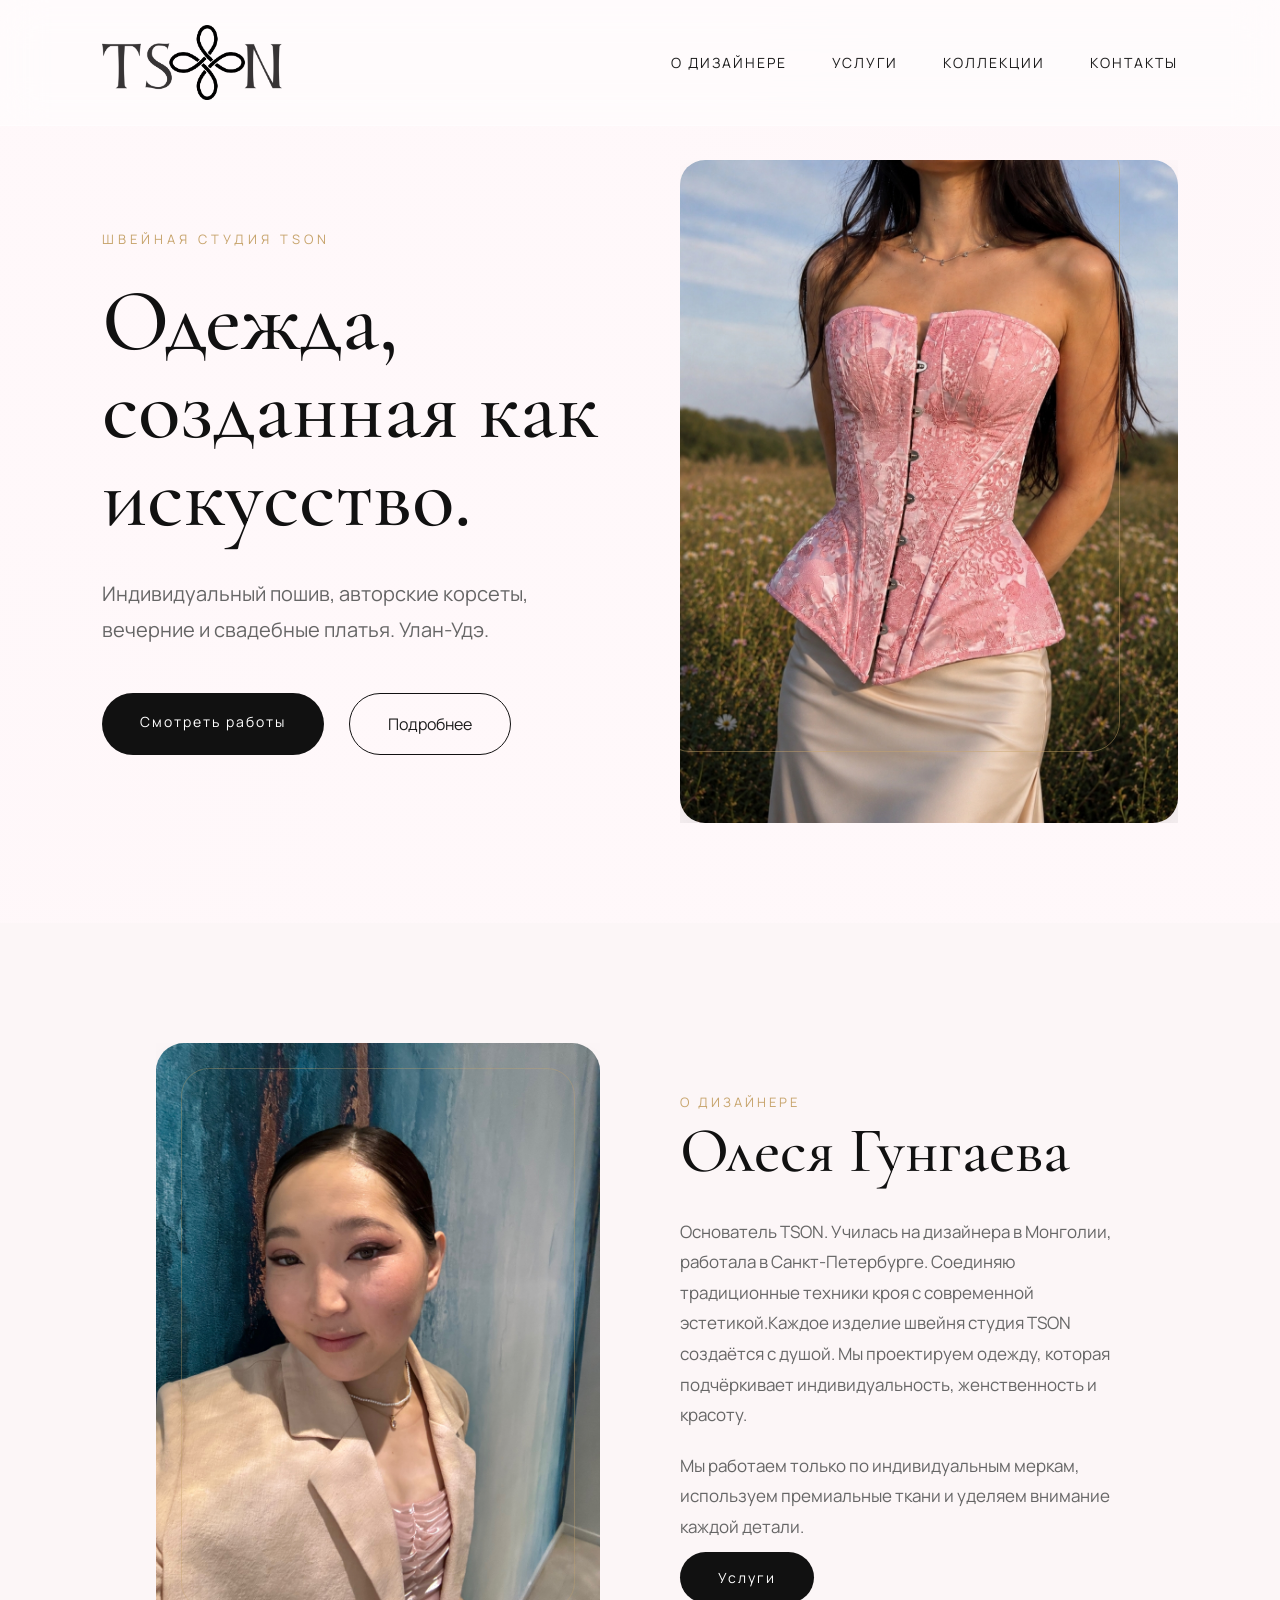
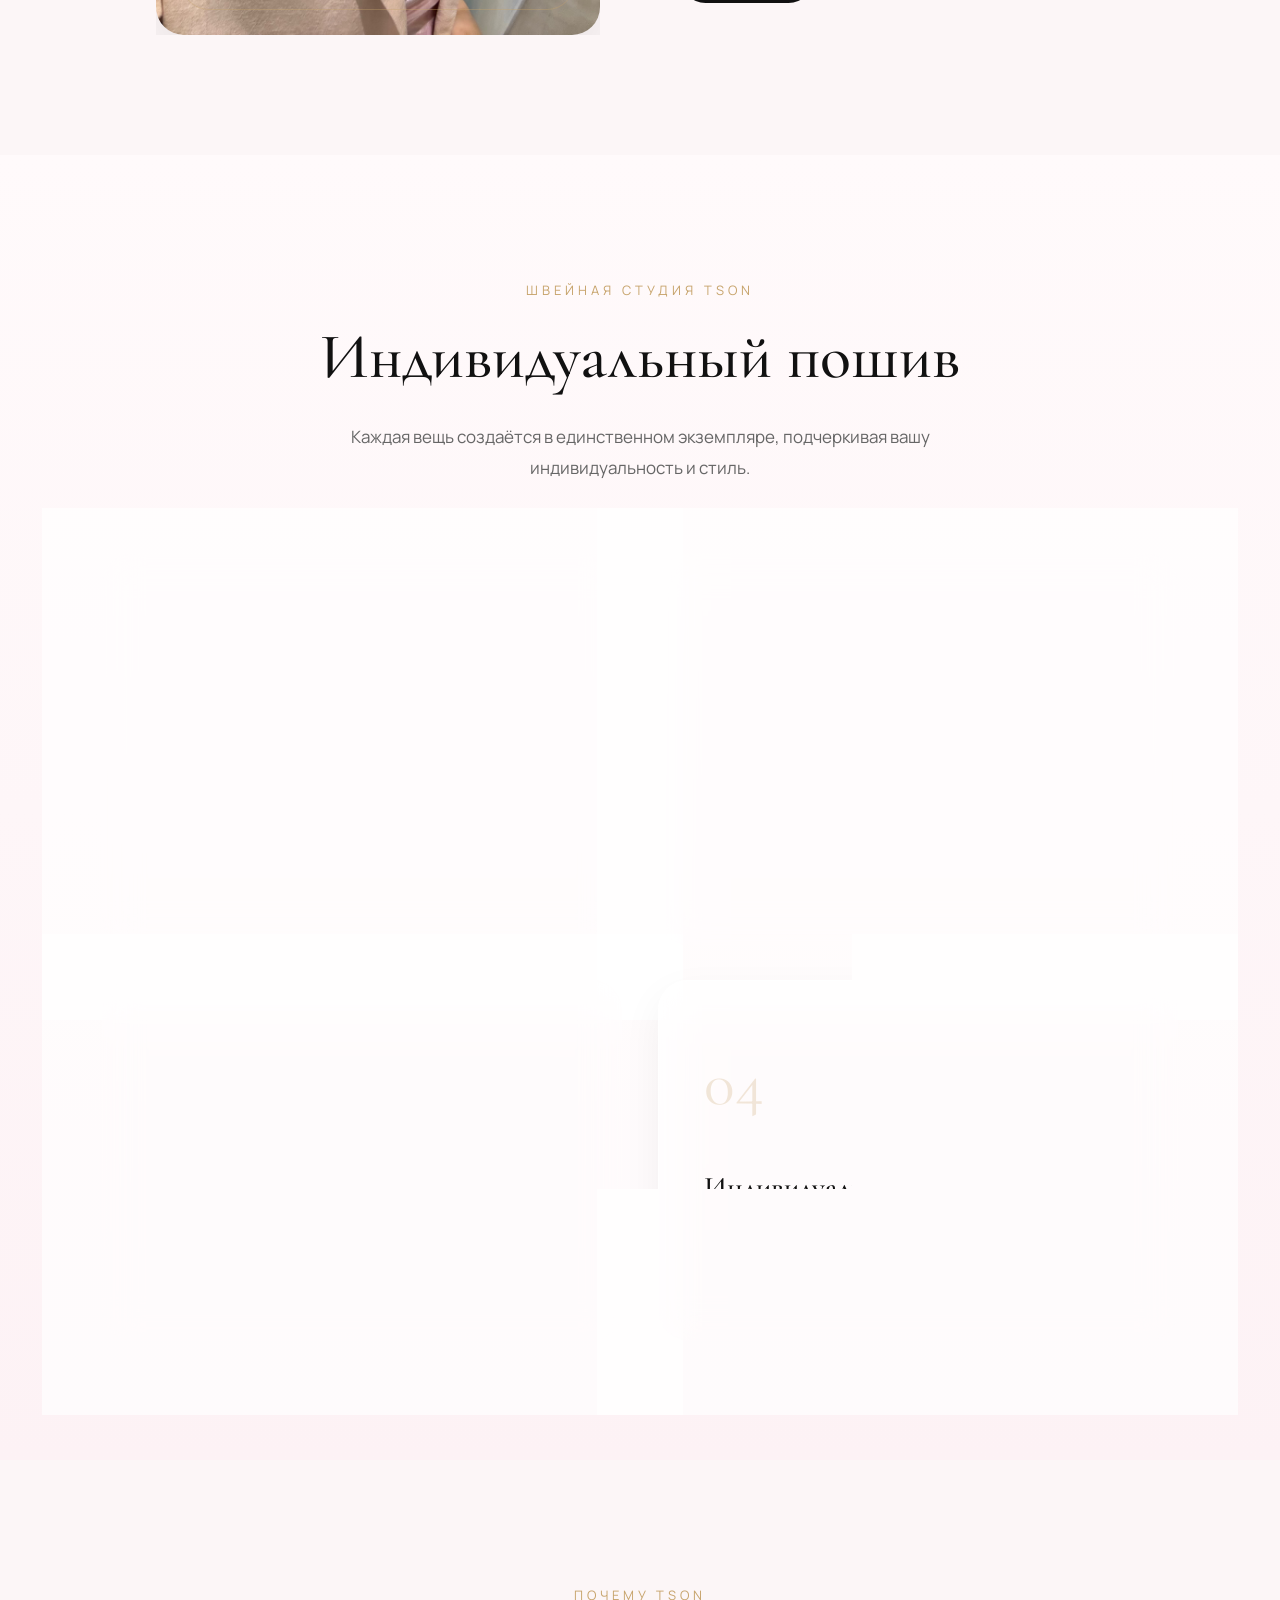
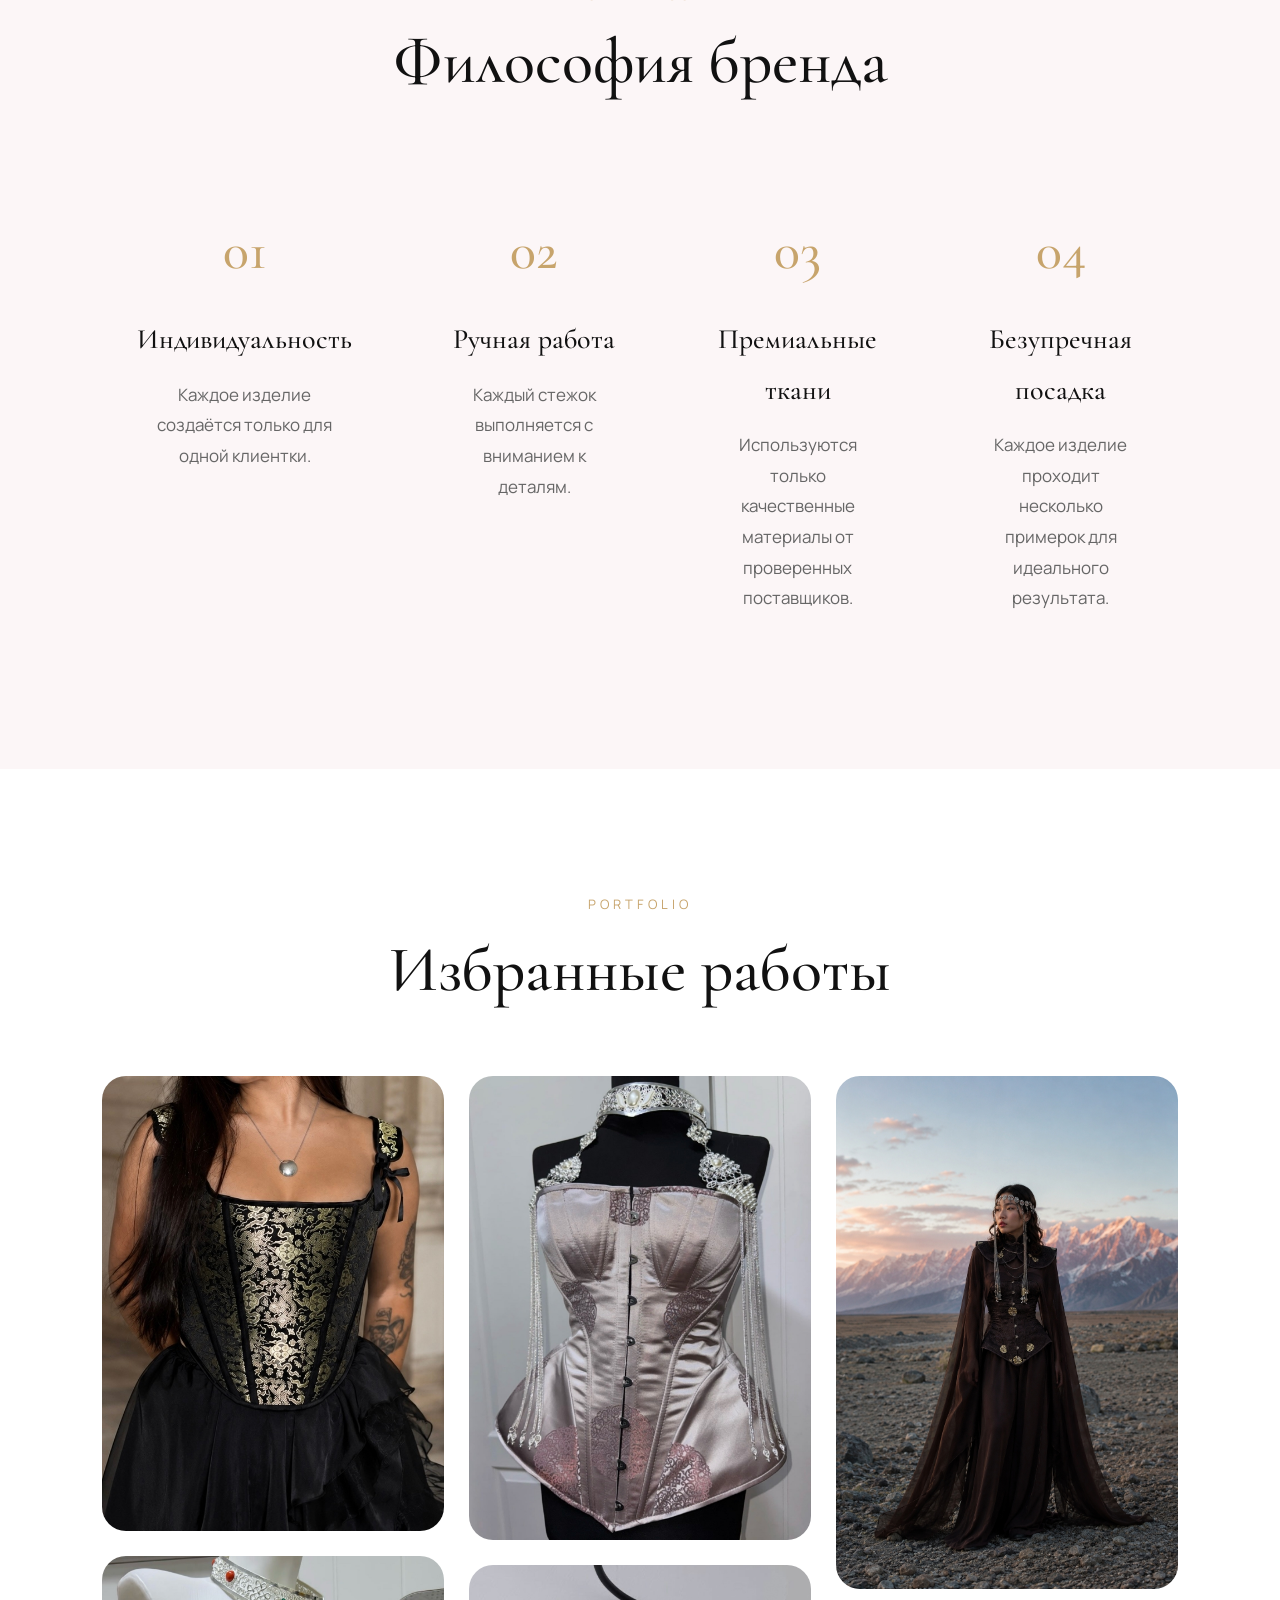
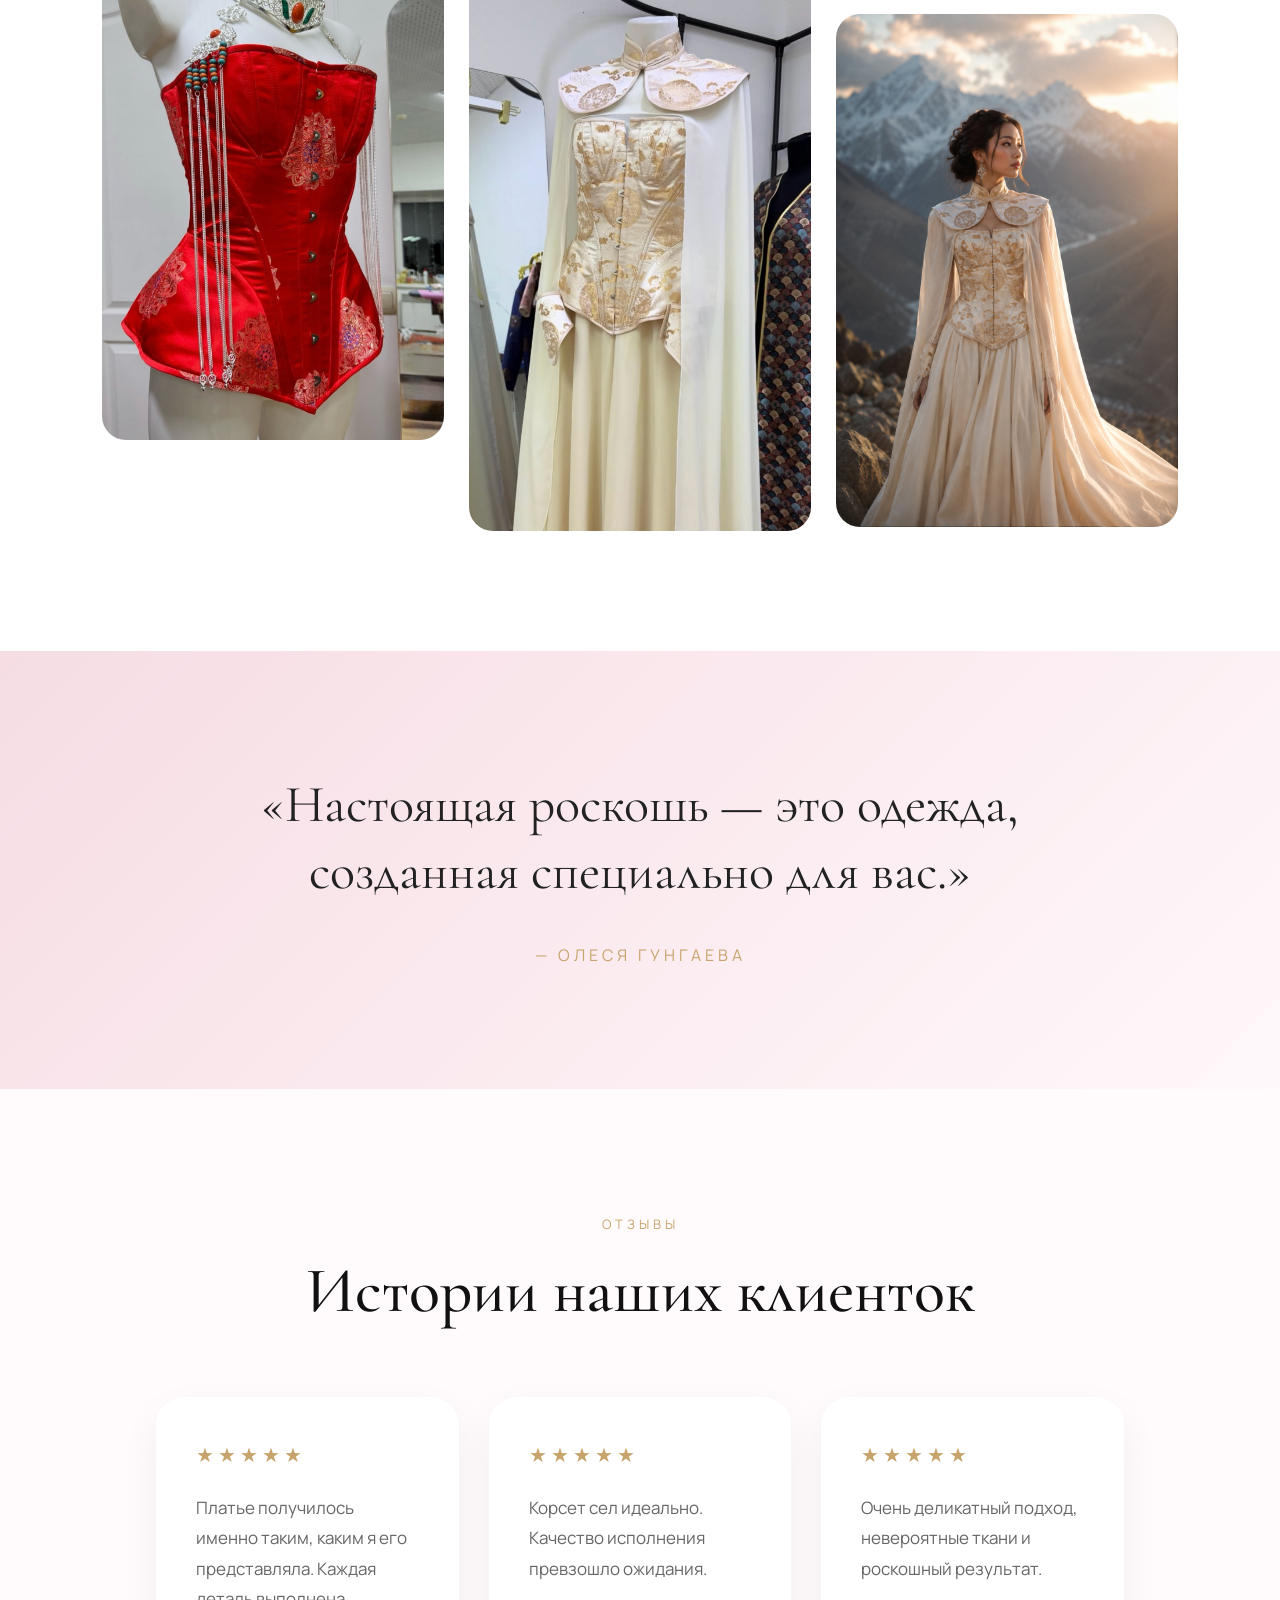
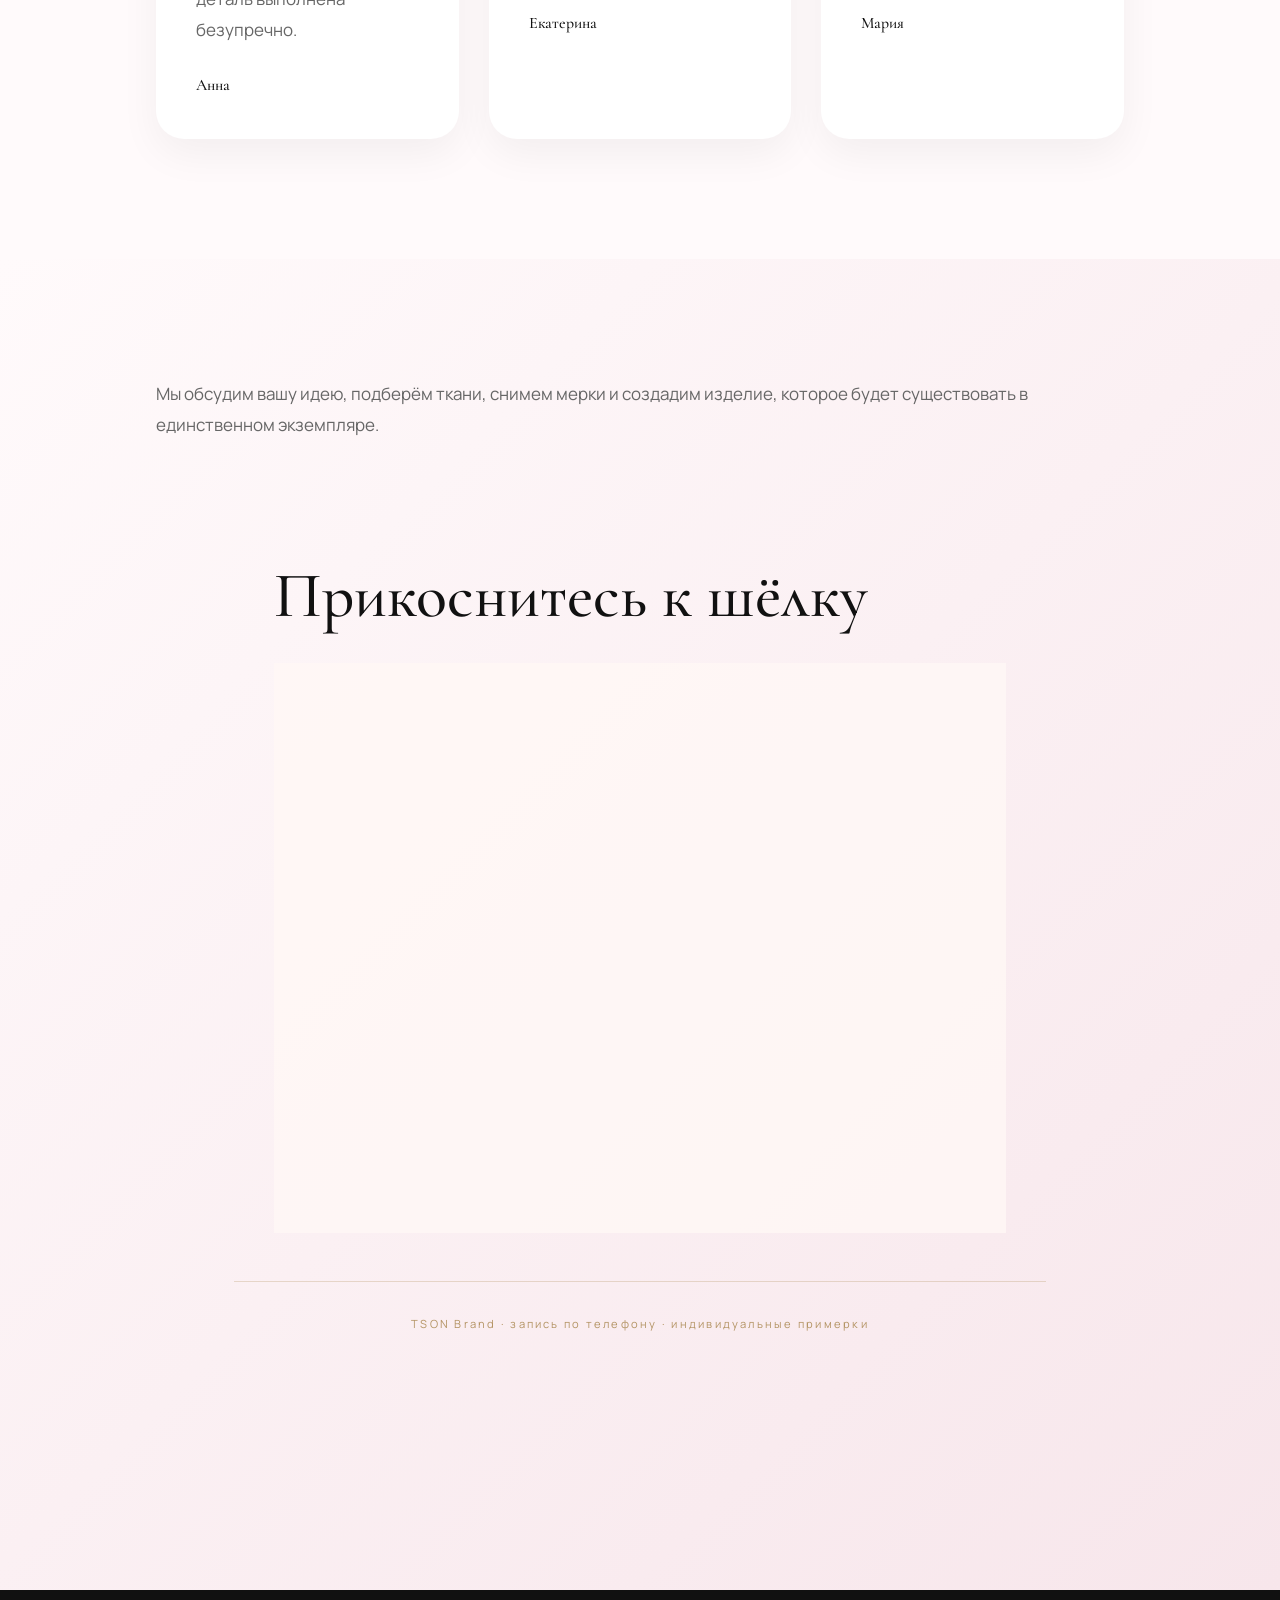
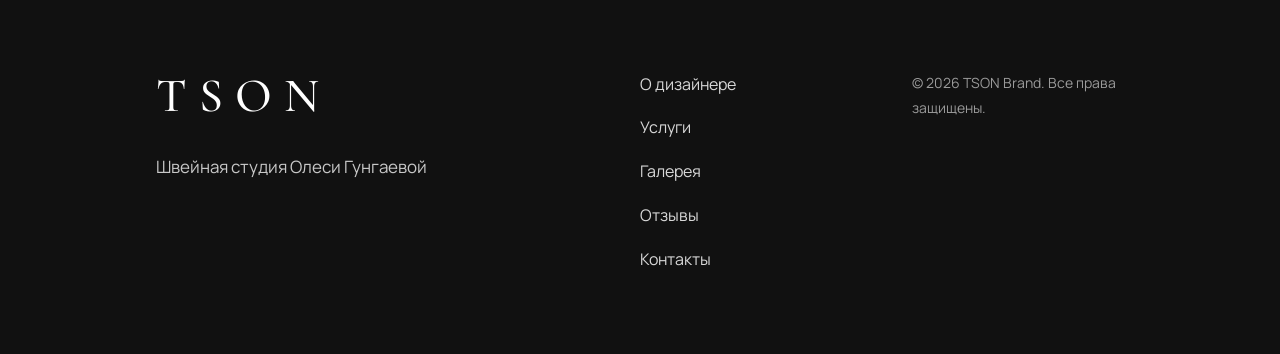
<file: index.html>
<!DOCTYPE html>
<html lang="ru">

<head>

<meta charset="UTF-8">
<meta name="viewport" content="width=device-width, initial-scale=1.0">

<title>TSON BRAND | Олеся Гунгаева </title>

<meta name="description" content="Авторские корсеты, индивидуальный пошив и свадебные платья в Улан-Удэ">

<link rel="preconnect" href="https://fonts.googleapis.com">

<link rel="preconnect" href="https://fonts.gstatic.com" crossorigin>

<link href="https://fonts.googleapis.com/css2?family=Cormorant+Garamond:wght@300;400;500;600;700&family=Manrope:wght@300;400;600&display=swap" rel="stylesheet">
<meta name="yandex-verification" content="25d53b91e9ef892d" />  
<meta name="google-site-verification" content="1bDiXnjBvgl4Oo78SOllfU9dfBhGBio5fmwZsbd7dD8" />    
<link rel="stylesheet" href="style.css">

</head>

<body>

<header>

<nav>

<div class="logo">

<img src="assets/logo.png" alt="TSON">

</div>

<ul>

<li><a href="#about">О дизайнере</a></li>

<li><a href="#services">Услуги</a></li>

<li><a href="#gallery">Коллекции</a></li>

<li><a href="#contacts">Контакты</a></li>

</ul>

</nav>

<section class="hero">

<div class="hero-text">

<p>

ШВЕЙНАЯ СТУДИЯ TSON

</p>

<h2>

Одежда,

созданная

как искусство.

</h2>

<p class="hero-description">

Индивидуальный пошив,

авторские корсеты,

вечерние и свадебные платья.

Улан-Удэ.

</p>

<div class="hero-buttons">

<a href="#gallery" class="button">

Смотреть работы

</a>

<a href="#about" class="button-outline">

Подробнее

</a>

</div>

</div>

<div class="hero-image">

<img src="assets/hero.jpg" alt="TSON">

</div>

</section>

</header>

<main>

<section id="about">

<div class="container">

<div class="photo">

<img src="assets/about.jpg">

</div>

<div class="content">

<span>

О ДИЗАЙНЕРЕ

</span>

<h2>

Олеся Гунгаева

</h2>

<p>

Основатель TSON. Училась на дизайнера в Монголии, работала в Санкт-Петербурге. Соединяю традиционные техники кроя с современной эстетикой.Каждое изделие швейня студия TSON создаётся с душой.

Мы проектируем одежду,

которая подчёркивает индивидуальность,

женственность

и красоту.

</p>

<p>

Мы работаем только по индивидуальным меркам,

используем премиальные ткани

и уделяем внимание каждой детали.

</p>

<a href="#services" class="button">

Услуги

</a>

</div>

</div>

</section>
<!-- ========================= -->
<!-- SERVICES -->
<!-- ========================= -->

<section id="services" class="services">

    <div class="section-header">

        <span>ШВЕЙНАЯ СТУДИЯ TSON</span>

        <h2>Индивидуальный пошив</h2>

        <p>
            Каждая вещь создаётся в единственном экземпляре,
            подчеркивая вашу индивидуальность и стиль.
        </p>

    </div>

    <div class="services-grid">

        <div class="service-card">

            <span class="number">01</span>

            <h3>Авторские корсеты</h3>

            <p>
                Корсеты ручной работы с идеальной посадкой,
                премиальными материалами и эксклюзивной отделкой.
            </p>

        </div>

        <div class="service-card">

            <span class="number">02</span>

            <h3>Вечерние платья</h3>

            <p>
                Элегантные силуэты, подчеркивающие фигуру
                и создающие роскошный образ.
            </p>

        </div>

        <div class="service-card">

            <span class="number">03</span>

            <h3>Свадебные платья</h3>

            <p>
                Индивидуальный дизайн и безупречная посадка
                для самого важного дня.
            </p>

        </div>

        <div class="service-card">

            <span class="number">04</span>

            <h3>Индивидуальный пошив</h3>

            <p>
                Платья, жакеты, костюмы и эксклюзивные изделия
                по вашим меркам.
            </p>

        </div>

    </div>

</section>

<!-- ========================= -->
<!-- ADVANTAGES -->
<!-- ========================= -->

<section class="advantages">

    <div class="section-header">

        <span>ПОЧЕМУ TSON</span>

        <h2>Философия бренда</h2>

    </div>

    <div class="advantages-grid">

        <div class="advantage">
            <h3>01</h3>
            <h4>Индивидуальность</h4>
            <p>
                Каждое изделие создаётся только для одной клиентки.
            </p>
        </div>

        <div class="advantage">
            <h3>02</h3>
            <h4>Ручная работа</h4>
            <p>
                Каждый стежок выполняется с вниманием к деталям.
            </p>
        </div>

        <div class="advantage">
            <h3>03</h3>
            <h4>Премиальные ткани</h4>
            <p>
                Используются только качественные материалы
                от проверенных поставщиков.
            </p>
        </div>

        <div class="advantage">
            <h3>04</h3>
            <h4>Безупречная посадка</h4>
            <p>
                Каждое изделие проходит несколько примерок
                для идеального результата.
            </p>
        </div>

    </div>

</section>

<!-- ========================= -->
<!-- GALLERY -->
<!-- ========================= -->

<section id="gallery" class="gallery">

    <div class="section-header">

        <span>PORTFOLIO</span>

        <h2>Избранные работы</h2>

    </div>

    <div class="gallery-grid">

        <div class="gallery-item">
            <img src="assets/gallery1.jpg" alt="Корсет">
        </div>

        <div class="gallery-item">
            <img src="assets/gallery2.jpg" alt="Платье">
        </div>

        <div class="gallery-item">
            <img src="assets/gallery3.jpg" alt="Свадебное платье">
        </div>

        <div class="gallery-item">
            <img src="assets/gallery4.jpg" alt="Детали">
        </div>

        <div class="gallery-item">
            <img src="assets/gallery5.jpg" alt="Пошив">
        </div>

        <div class="gallery-item">
            <img src="assets/gallery6.jpg" alt="Коллекция">
        </div>

    </div>

</section>

<!-- ========================= -->
<!-- QUOTE -->
<!-- ========================= -->

<section class="quote">

    <div class="quote-content">

        <p class="quote-text">

            «Настоящая роскошь —
            это одежда, созданная специально для вас.»

        </p>

        <span>

            — Олеся Гунгаева

        </span>

    </div>

</section>
<!-- ========================================= -->
<!-- REVIEWS -->
<!-- ========================================= -->

<section id="reviews" class="reviews">

    <div class="container">

        <div class="section-header">

            <span>Отзывы</span>

            <h2>Истории наших клиенток</h2>

        </div>

        <div class="reviews-grid">

            <article class="review-card">

                <div class="stars">★★★★★</div>

                <p>

                    Платье получилось именно таким,
                    каким я его представляла.
                    Каждая деталь выполнена безупречно.

                </p>

                <h4>Анна</h4>

            </article>

            <article class="review-card">

                <div class="stars">★★★★★</div>

                <p>

                    Корсет сел идеально.
                    Качество исполнения превзошло ожидания.

                </p>

                <h4>Екатерина</h4>

            </article>

            <article class="review-card">

                <div class="stars">★★★★★</div>

                <p>

                    Очень деликатный подход,
                    невероятные ткани
                    и роскошный результат.

                </p>

                <h4>Мария</h4>

            </article>

        </div>

    </div>

</section>

<!-- ========================================= -->
<!-- CONTACT -->
<!-- ========================================= -->

<section id="contacts" class="contact">

    <div class="container contact-wrapper">

        <div class="contact-info">

            <p>

                Мы обсудим вашу идею,
                подберём ткани,
                снимем мерки
                и создадим изделие,
                которое будет существовать
                в единственном экземпляре.

            </p>

           <!-- ========== КОНТАКТЫ ========== -->
  <section class="satin-section" id="contacts" style="border-top: none;">
    <div class="ornament-left"></div><div class="ornament-right"></div>
    <div class="container">
      <h2 class="fade-up">Прикоснитесь к шёлку</h2>
      <div class="contacts-wrapper fade-up">
        <div class="contact-details">
          <div class="contact-item">
            <div class="contact-label">Адрес студии</div>
            <div class="contact-value">ул. Кирова, 28 а, 3 этаж, 3 вход, 45 офис</div>
            <a href="https://yandex.ru/maps/?text=Улан-Удэ, улица Кирова, 28а" target="_blank" style="color:#b49464; text-transform:uppercase; font-size:0.7rem;">открыть в картах ↗</a>
          </div>
          <div class="contact-item">
            <div class="contact-label">Телефон</div>
            <div class="contact-value"><a href="tel:+79644015156">+7 964 401 51 56</a></div>
          </div>
          <div class="contact-item">
            <div class="contact-label">Город</div>
            <div class="contact-value">Улан-Удэ</div>
          </div>
           <!-- НОВЫЕ СОЦИАЛЬНЫЕ СЕТИ -->
  <div class="contact-item">
    <div class="contact-label">ВКонтакте</div>
    <div class="contact-value"><a href="https://vk.com/tsonbrand" target="_blank">vk.com/tsonbrand</a></div>
  </div>
  <div class="contact-item">
    <div class="contact-label">Instagram (запрещён в РФ)</div>
    <div class="contact-value"><a href="https://instagram.com/tson_brand" target="_blank">@tson_brand</a></div>
  </div>
</div>
        </div>
      </div>
      <div class="footer-note">TSON Brand · запись по телефону · индивидуальные примерки</div>
    </div>
  </section>
</main>

<!-- ========================================= -->
<!-- FOOTER -->
<!-- ========================================= -->

<footer>

    <div class="container footer-content">

        <div class="footer-brand">

            <h2>TSON</h2>

            <p>

                Швейная студия    
                Олеси Гунгаевой

            </p>

        </div>

        <div class="footer-menu">

            <a href="#about">О дизайнере</a>

            <a href="#services">Услуги</a>

            <a href="#gallery">Галерея</a>

            <a href="#reviews">Отзывы</a>

            <a href="#contacts">Контакты</a>

        </div>

        <div class="footer-copy">

            © 2026 TSON Brand.
            Все права защищены.

        </div>

    </div>

</footer>

<script src="script.js"></script>

</body>

</html>
</file>
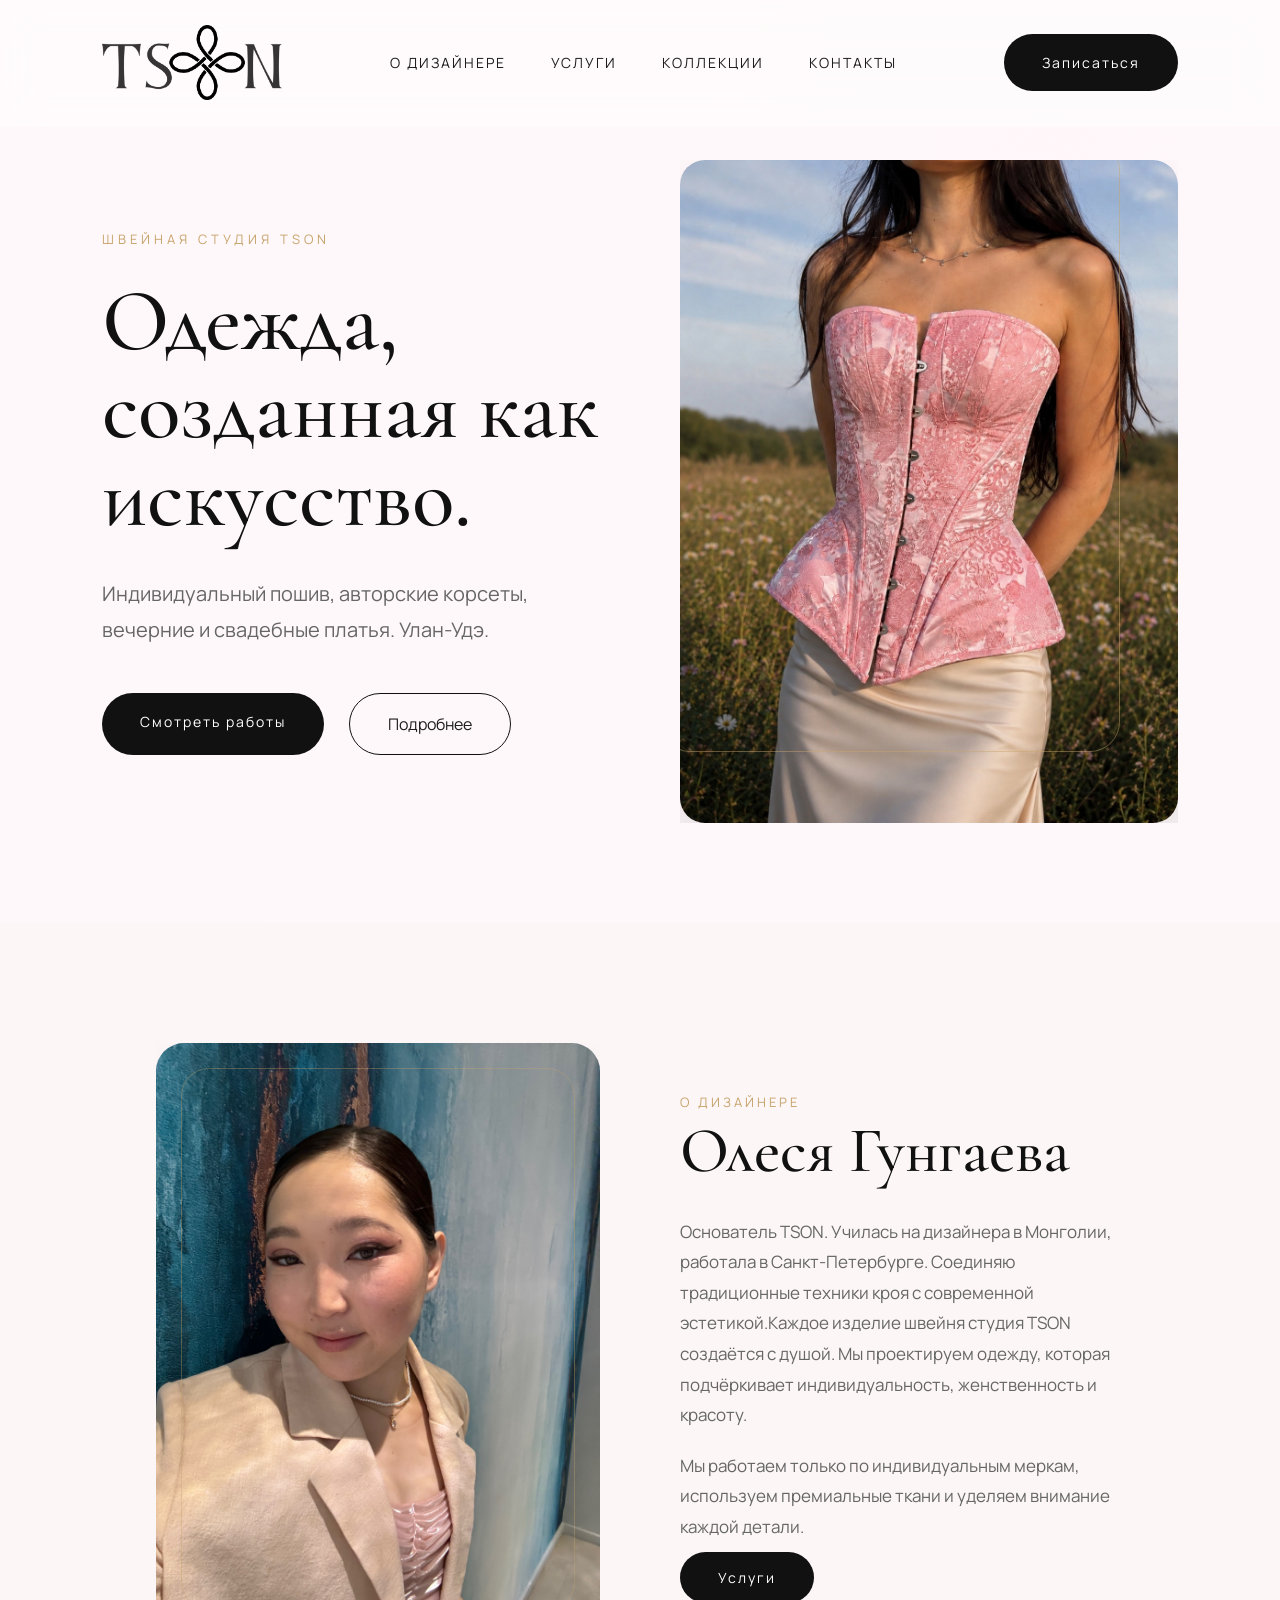
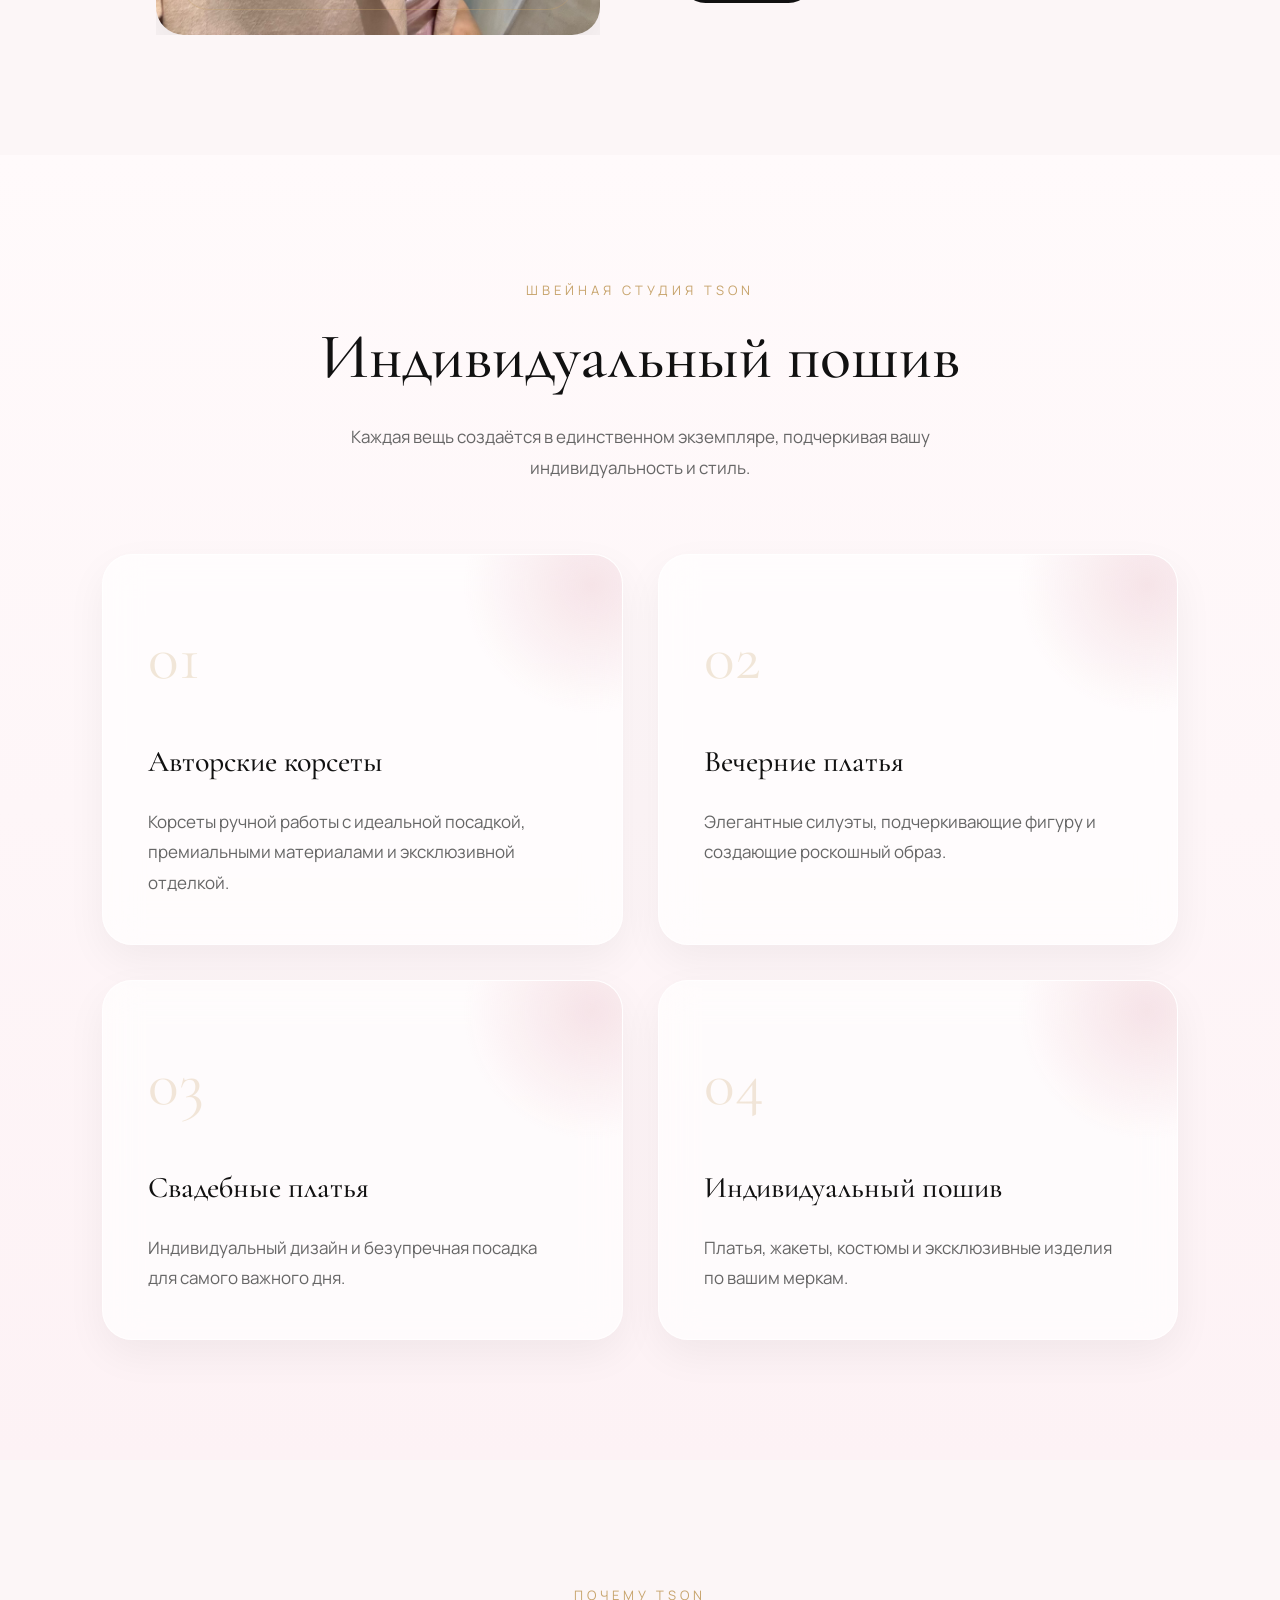
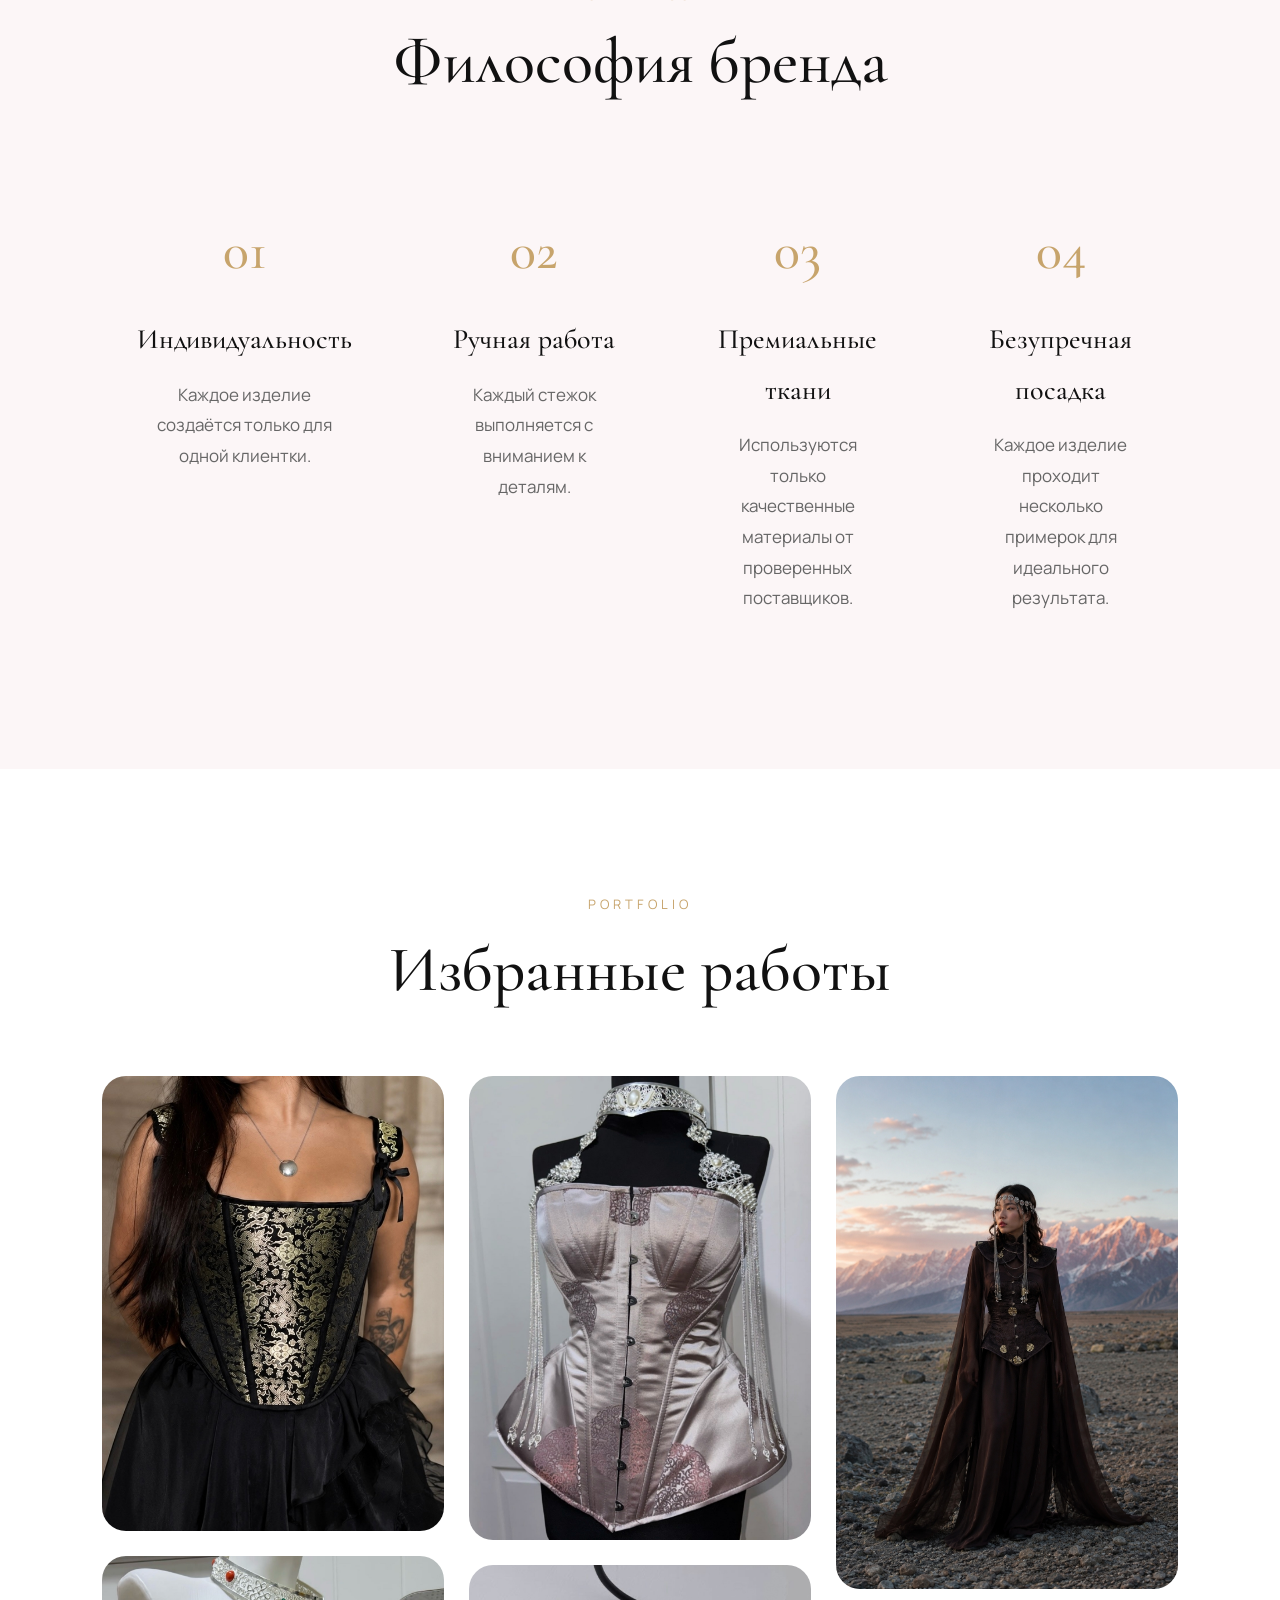
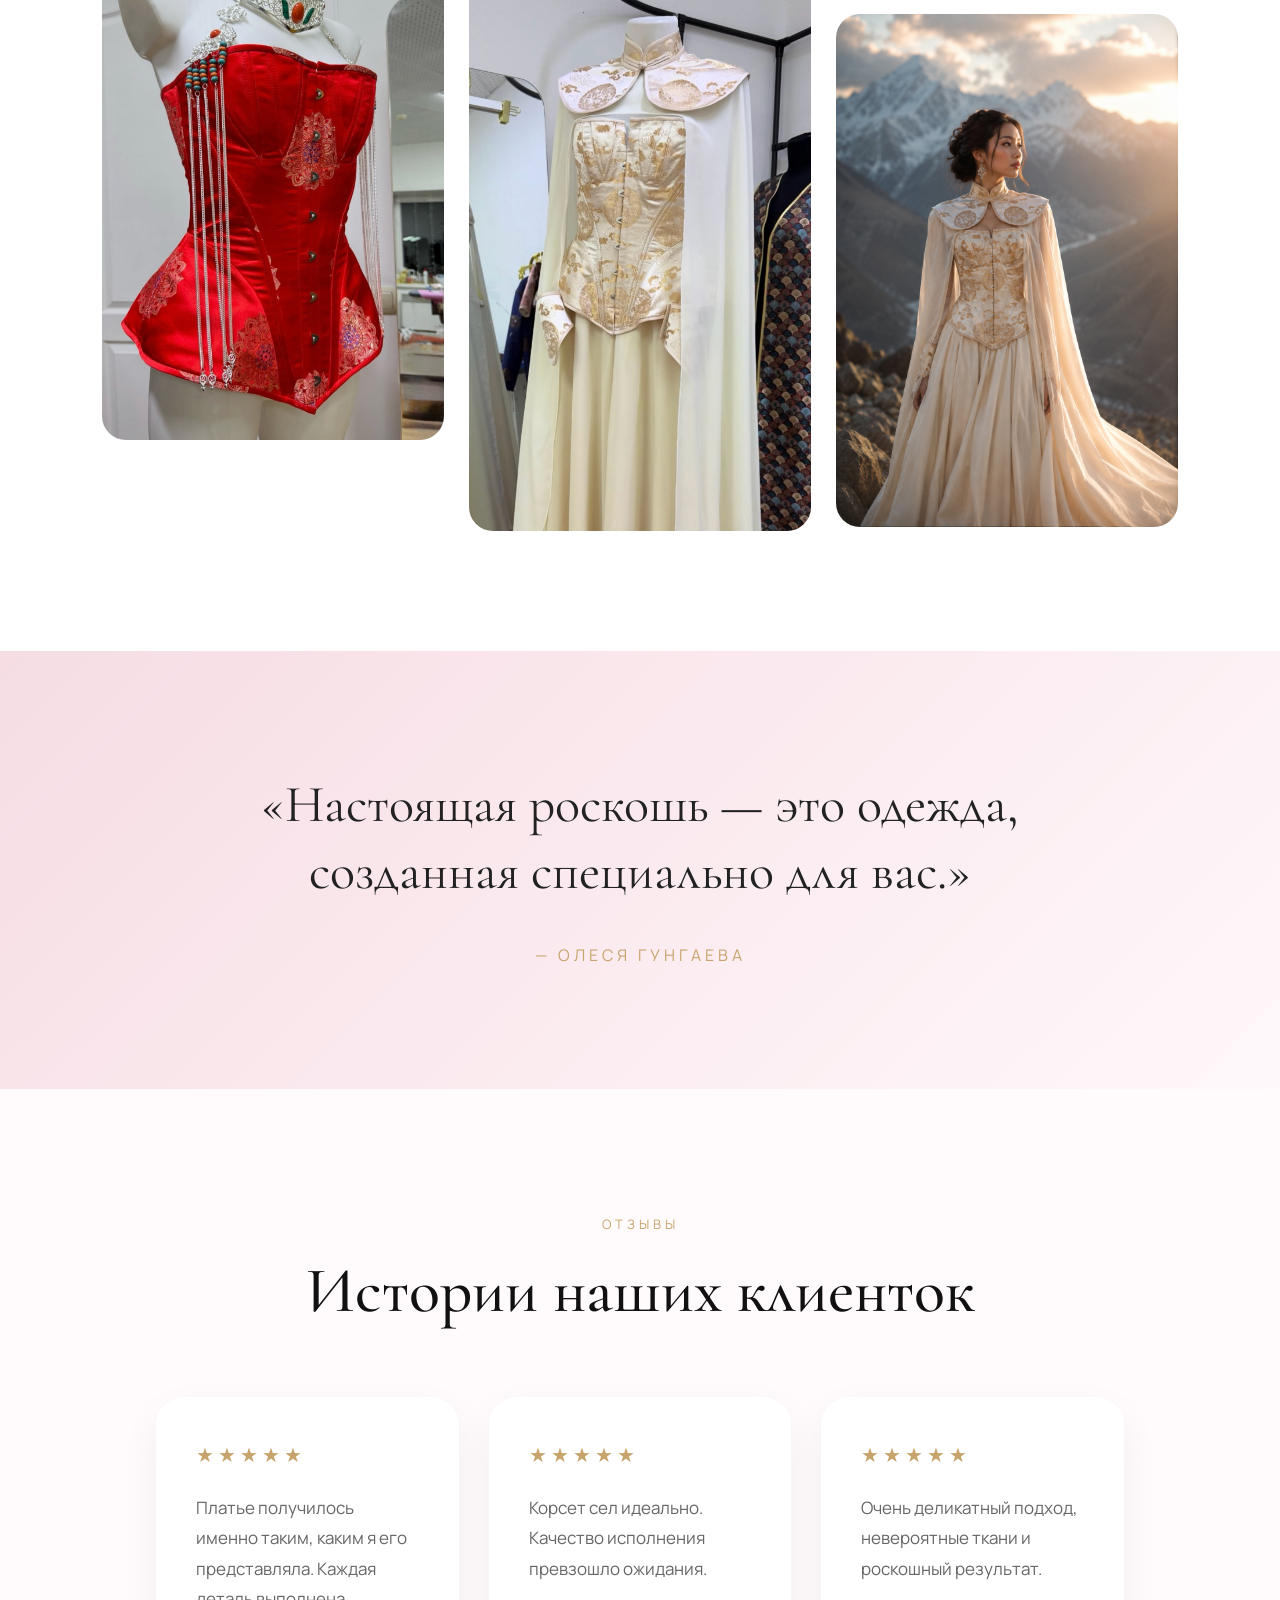
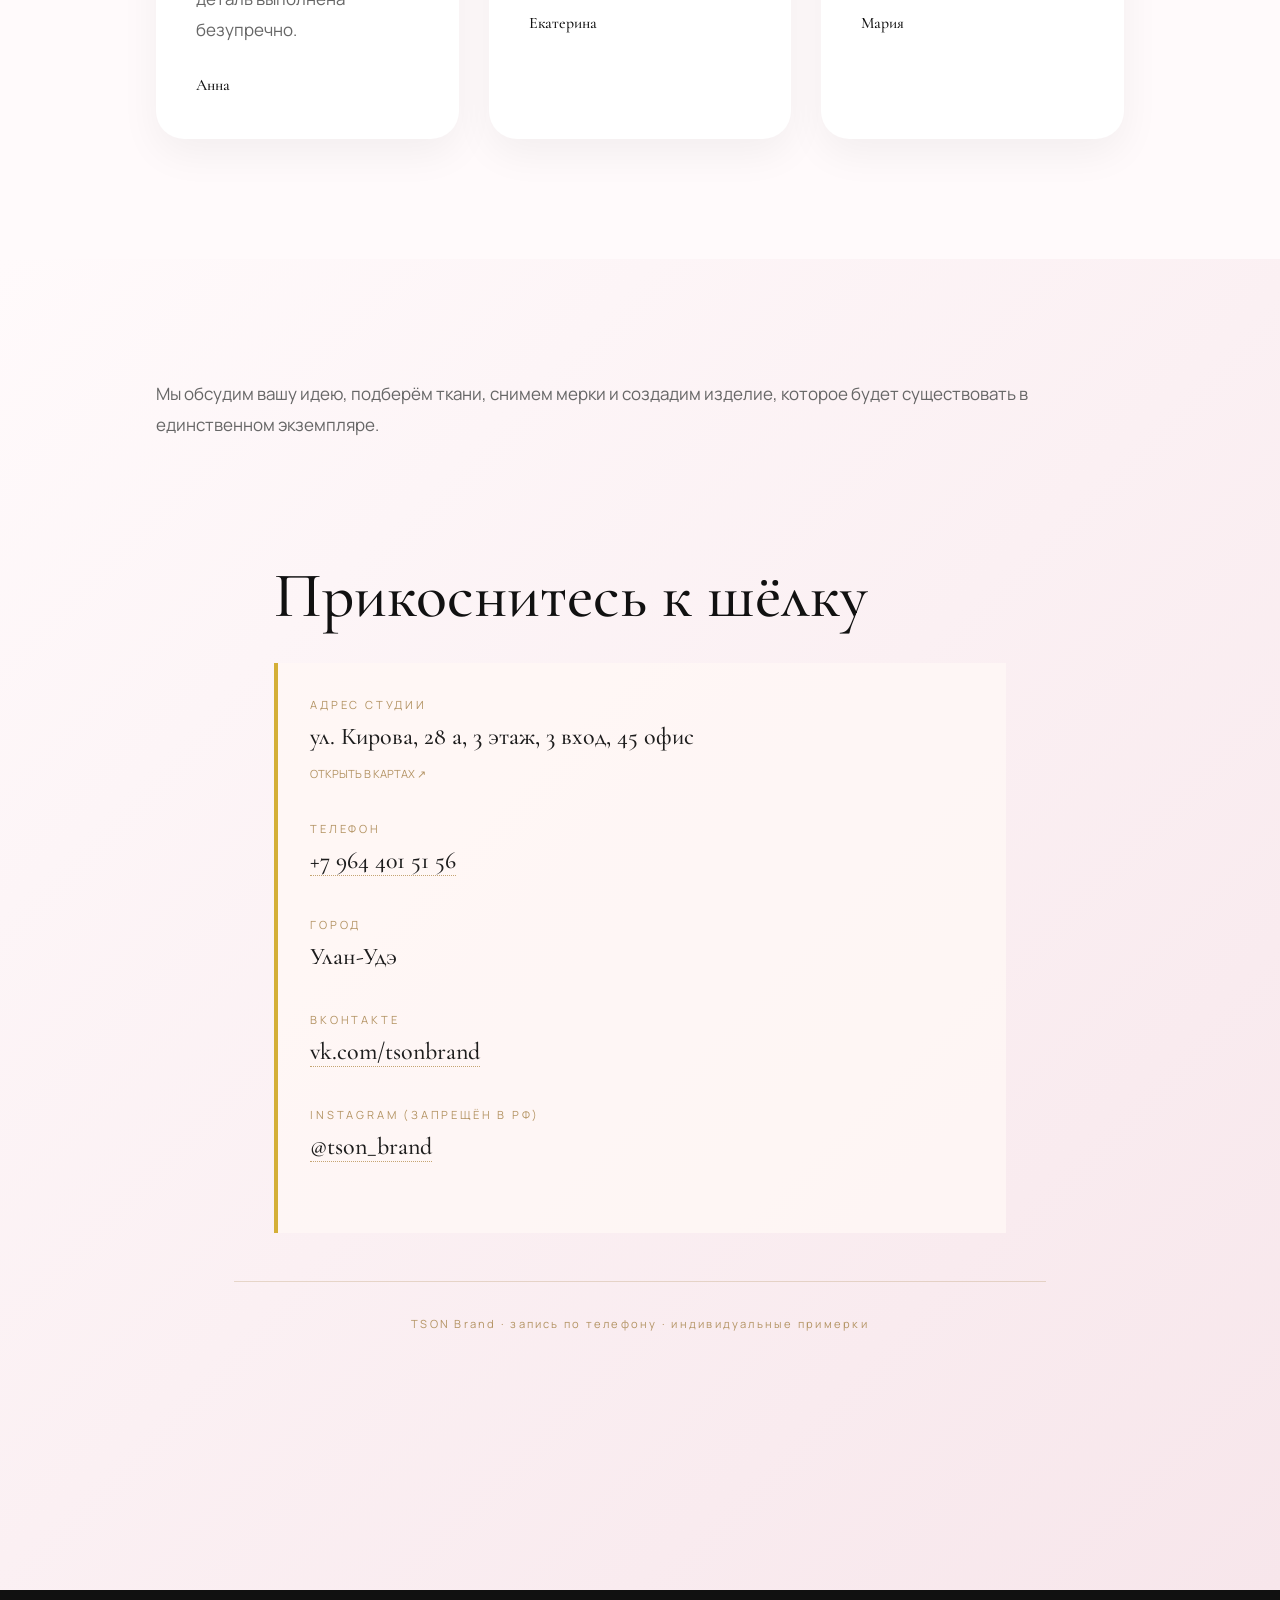
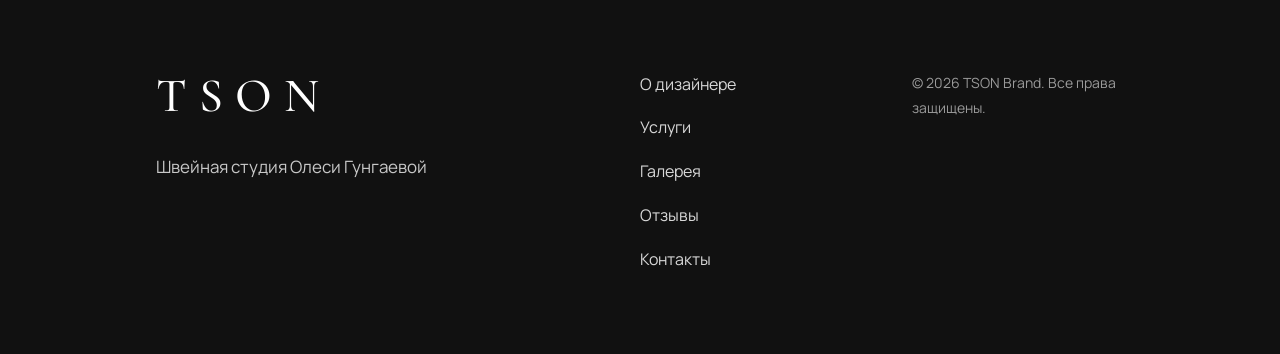
<file: index1.html>
<!DOCTYPE html>
<html lang="ru">

<head>

<meta charset="UTF-8">
<meta name="viewport" content="width=device-width, initial-scale=1.0">

<title>TSON BRAND | Олеся Гунгаева</title>

<meta name="description" content="Авторские корсеты, индивидуальный пошив и свадебные платья в Улан-Удэ">

<link rel="preconnect" href="https://fonts.googleapis.com">

<link rel="preconnect" href="https://fonts.gstatic.com" crossorigin>

<link href="https://fonts.googleapis.com/css2?family=Cormorant+Garamond:wght@300;400;500;600;700&family=Manrope:wght@300;400;600&display=swap" rel="stylesheet">

<link rel="stylesheet" href="style.css">

</head>

<body>

<header>

<nav>

<div class="logo">

<img src="assets/logo.png" alt="TSON">

</div>

<ul>

<li><a href="#about">О дизайнере</a></li>

<li><a href="#services">Услуги</a></li>

<li><a href="#gallery">Коллекции</a></li>

<li><a href="#contacts">Контакты</a></li>

</ul>

<a href="#contacts" class="button">

Записаться

</a>

</nav>

<section class="hero">

<div class="hero-text">

<p>

ШВЕЙНАЯ СТУДИЯ TSON

</p>

<h2>

Одежда,

созданная

как искусство.

</h2>

<p class="hero-description">

Индивидуальный пошив,

авторские корсеты,

вечерние и свадебные платья.

Улан-Удэ.

</p>

<div class="hero-buttons">

<a href="#gallery" class="button">

Смотреть работы

</a>

<a href="#about" class="button-outline">

Подробнее

</a>

</div>

</div>

<div class="hero-image">

<img src="assets/hero.jpg" alt="TSON">

</div>

</section>

</header>

<main>

<section id="about">

<div class="container">

<div class="photo">

<img src="assets/about.jpg">

</div>

<div class="content">

<span>

О ДИЗАЙНЕРЕ

</span>

<h2>

Олеся Гунгаева

</h2>

<p>

Основатель TSON. Училась на дизайнера в Монголии, работала в Санкт-Петербурге. Соединяю традиционные техники кроя с современной эстетикой.Каждое изделие швейня студия TSON создаётся с душой.

Мы проектируем одежду,

которая подчёркивает индивидуальность,

женственность

и красоту.

</p>

<p>

Мы работаем только по индивидуальным меркам,

используем премиальные ткани

и уделяем внимание каждой детали.

</p>

<a href="#services" class="button">

Услуги

</a>

</div>

</div>

</section>
<!-- ========================= -->
<!-- SERVICES -->
<!-- ========================= -->

<section id="services" class="services">

    <div class="section-header">

        <span>ШВЕЙНАЯ СТУДИЯ TSON</span>

        <h2>Индивидуальный пошив</h2>

        <p>
            Каждая вещь создаётся в единственном экземпляре,
            подчеркивая вашу индивидуальность и стиль.
        </p>

    </div>

    <div class="services-grid">

        <div class="service-card">

            <span class="number">01</span>

            <h3>Авторские корсеты</h3>

            <p>
                Корсеты ручной работы с идеальной посадкой,
                премиальными материалами и эксклюзивной отделкой.
            </p>

        </div>

        <div class="service-card">

            <span class="number">02</span>

            <h3>Вечерние платья</h3>

            <p>
                Элегантные силуэты, подчеркивающие фигуру
                и создающие роскошный образ.
            </p>

        </div>

        <div class="service-card">

            <span class="number">03</span>

            <h3>Свадебные платья</h3>

            <p>
                Индивидуальный дизайн и безупречная посадка
                для самого важного дня.
            </p>

        </div>

        <div class="service-card">

            <span class="number">04</span>

            <h3>Индивидуальный пошив</h3>

            <p>
                Платья, жакеты, костюмы и эксклюзивные изделия
                по вашим меркам.
            </p>

        </div>

    </div>

</section>

<!-- ========================= -->
<!-- ADVANTAGES -->
<!-- ========================= -->

<section class="advantages">

    <div class="section-header">

        <span>ПОЧЕМУ TSON</span>

        <h2>Философия бренда</h2>

    </div>

    <div class="advantages-grid">

        <div class="advantage">
            <h3>01</h3>
            <h4>Индивидуальность</h4>
            <p>
                Каждое изделие создаётся только для одной клиентки.
            </p>
        </div>

        <div class="advantage">
            <h3>02</h3>
            <h4>Ручная работа</h4>
            <p>
                Каждый стежок выполняется с вниманием к деталям.
            </p>
        </div>

        <div class="advantage">
            <h3>03</h3>
            <h4>Премиальные ткани</h4>
            <p>
                Используются только качественные материалы
                от проверенных поставщиков.
            </p>
        </div>

        <div class="advantage">
            <h3>04</h3>
            <h4>Безупречная посадка</h4>
            <p>
                Каждое изделие проходит несколько примерок
                для идеального результата.
            </p>
        </div>

    </div>

</section>

<!-- ========================= -->
<!-- GALLERY -->
<!-- ========================= -->

<section id="gallery" class="gallery">

    <div class="section-header">

        <span>PORTFOLIO</span>

        <h2>Избранные работы</h2>

    </div>

    <div class="gallery-grid">

        <div class="gallery-item">
            <img src="assets/gallery1.jpg" alt="Корсет">
        </div>

        <div class="gallery-item">
            <img src="assets/gallery2.jpg" alt="Платье">
        </div>

        <div class="gallery-item">
            <img src="assets/gallery3.jpg" alt="Свадебное платье">
        </div>

        <div class="gallery-item">
            <img src="assets/gallery4.jpg" alt="Детали">
        </div>

        <div class="gallery-item">
            <img src="assets/gallery5.jpg" alt="Пошив">
        </div>

        <div class="gallery-item">
            <img src="assets/gallery6.jpg" alt="Коллекция">
        </div>

    </div>

</section>

<!-- ========================= -->
<!-- QUOTE -->
<!-- ========================= -->

<section class="quote">

    <div class="quote-content">

        <p class="quote-text">

            «Настоящая роскошь —
            это одежда, созданная специально для вас.»

        </p>

        <span>

            — Олеся Гунгаева

        </span>

    </div>

</section>
<!-- ========================================= -->
<!-- REVIEWS -->
<!-- ========================================= -->

<section id="reviews" class="reviews">

    <div class="container">

        <div class="section-header">

            <span>Отзывы</span>

            <h2>Истории наших клиенток</h2>

        </div>

        <div class="reviews-grid">

            <article class="review-card">

                <div class="stars">★★★★★</div>

                <p>

                    Платье получилось именно таким,
                    каким я его представляла.
                    Каждая деталь выполнена безупречно.

                </p>

                <h4>Анна</h4>

            </article>

            <article class="review-card">

                <div class="stars">★★★★★</div>

                <p>

                    Корсет сел идеально.
                    Качество исполнения превзошло ожидания.

                </p>

                <h4>Екатерина</h4>

            </article>

            <article class="review-card">

                <div class="stars">★★★★★</div>

                <p>

                    Очень деликатный подход,
                    невероятные ткани
                    и роскошный результат.

                </p>

                <h4>Мария</h4>

            </article>

        </div>

    </div>

</section>

<!-- ========================================= -->
<!-- CONTACT -->
<!-- ========================================= -->

<section id="contacts" class="contact">

    <div class="container contact-wrapper">

        <div class="contact-info">

            <p>

                Мы обсудим вашу идею,
                подберём ткани,
                снимем мерки
                и создадим изделие,
                которое будет существовать
                в единственном экземпляре.

            </p>

           <!-- ========== КОНТАКТЫ ========== -->
  <section class="satin-section" id="contacts" style="border-top: none;">
    <div class="ornament-left"></div><div class="ornament-right"></div>
    <div class="container">
      <h2 class="fade-up">Прикоснитесь к шёлку</h2>
      <div class="contacts-wrapper fade-up">
        <div class="contact-details">
          <div class="contact-item">
            <div class="contact-label">Адрес студии</div>
            <div class="contact-value">ул. Кирова, 28 а, 3 этаж, 3 вход, 45 офис</div>
            <a href="https://yandex.ru/maps/?text=Улан-Удэ, улица Кирова, 28а" target="_blank" style="color:#b49464; text-transform:uppercase; font-size:0.7rem;">открыть в картах ↗</a>
          </div>
          <div class="contact-item">
            <div class="contact-label">Телефон</div>
            <div class="contact-value"><a href="tel:+79644015156">+7 964 401 51 56</a></div>
          </div>
          <div class="contact-item">
            <div class="contact-label">Город</div>
            <div class="contact-value">Улан-Удэ</div>
          </div>
           <!-- НОВЫЕ СОЦИАЛЬНЫЕ СЕТИ -->
  <div class="contact-item">
    <div class="contact-label">ВКонтакте</div>
    <div class="contact-value"><a href="https://vk.com/tsonbrand" target="_blank">vk.com/tsonbrand</a></div>
  </div>
  <div class="contact-item">
    <div class="contact-label">Instagram (запрещён в РФ)</div>
    <div class="contact-value"><a href="https://instagram.com/tson_brand" target="_blank">@tson_brand</a></div>
  </div>
</div>
        </div>
      </div>
      <div class="footer-note">TSON Brand · запись по телефону · индивидуальные примерки</div>
    </div>
  </section>
</main>

<!-- ========================================= -->
<!-- FOOTER -->
<!-- ========================================= -->

<footer>

    <div class="container footer-content">

        <div class="footer-brand">

            <h2>TSON</h2>

            <p>

                Швейная студия    
                Олеси Гунгаевой

            </p>

        </div>

        <div class="footer-menu">

            <a href="#about">О дизайнере</a>

            <a href="#services">Услуги</a>

            <a href="#gallery">Галерея</a>

            <a href="#reviews">Отзывы</a>

            <a href="#contacts">Контакты</a>

        </div>

        <div class="footer-copy">

            © 2026 TSON Brand.
            Все права защищены.

        </div>

    </div>

</footer>

<script src="script.js"></script>

</body>

</html>
</file>
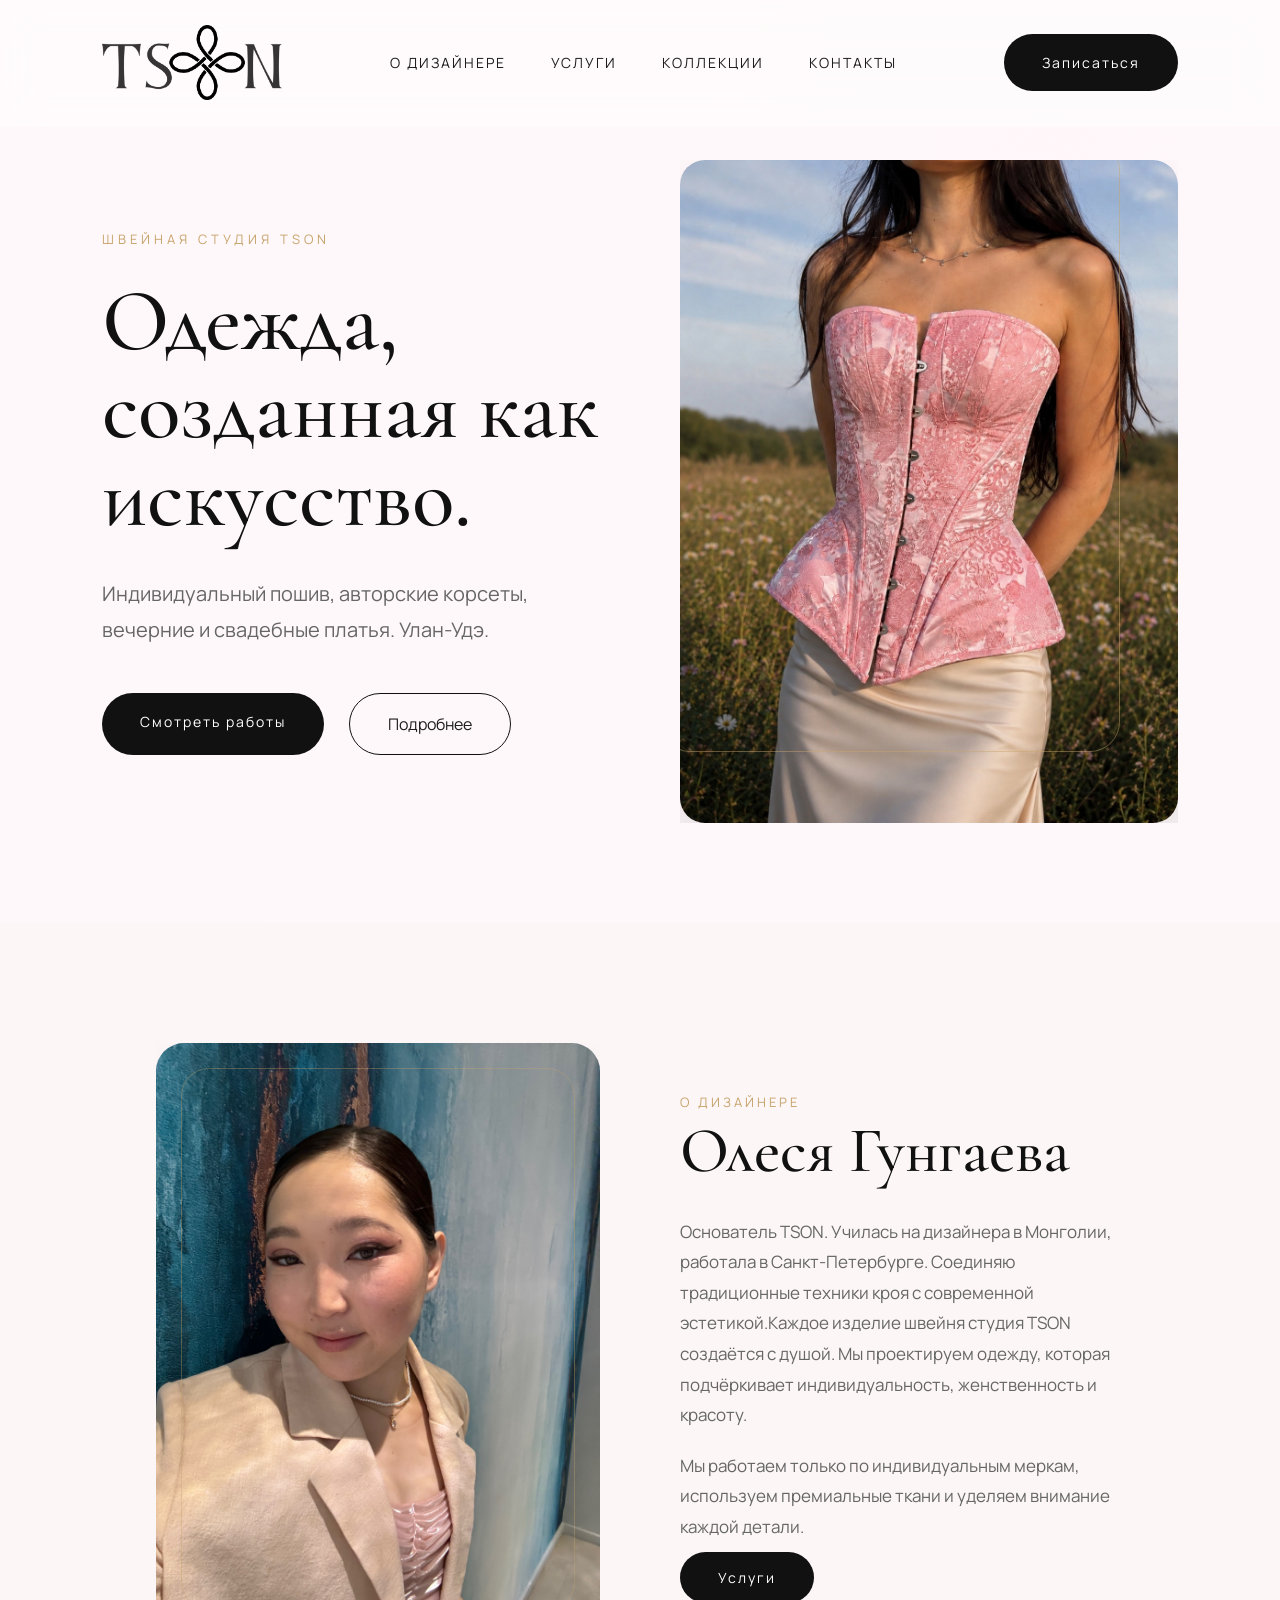
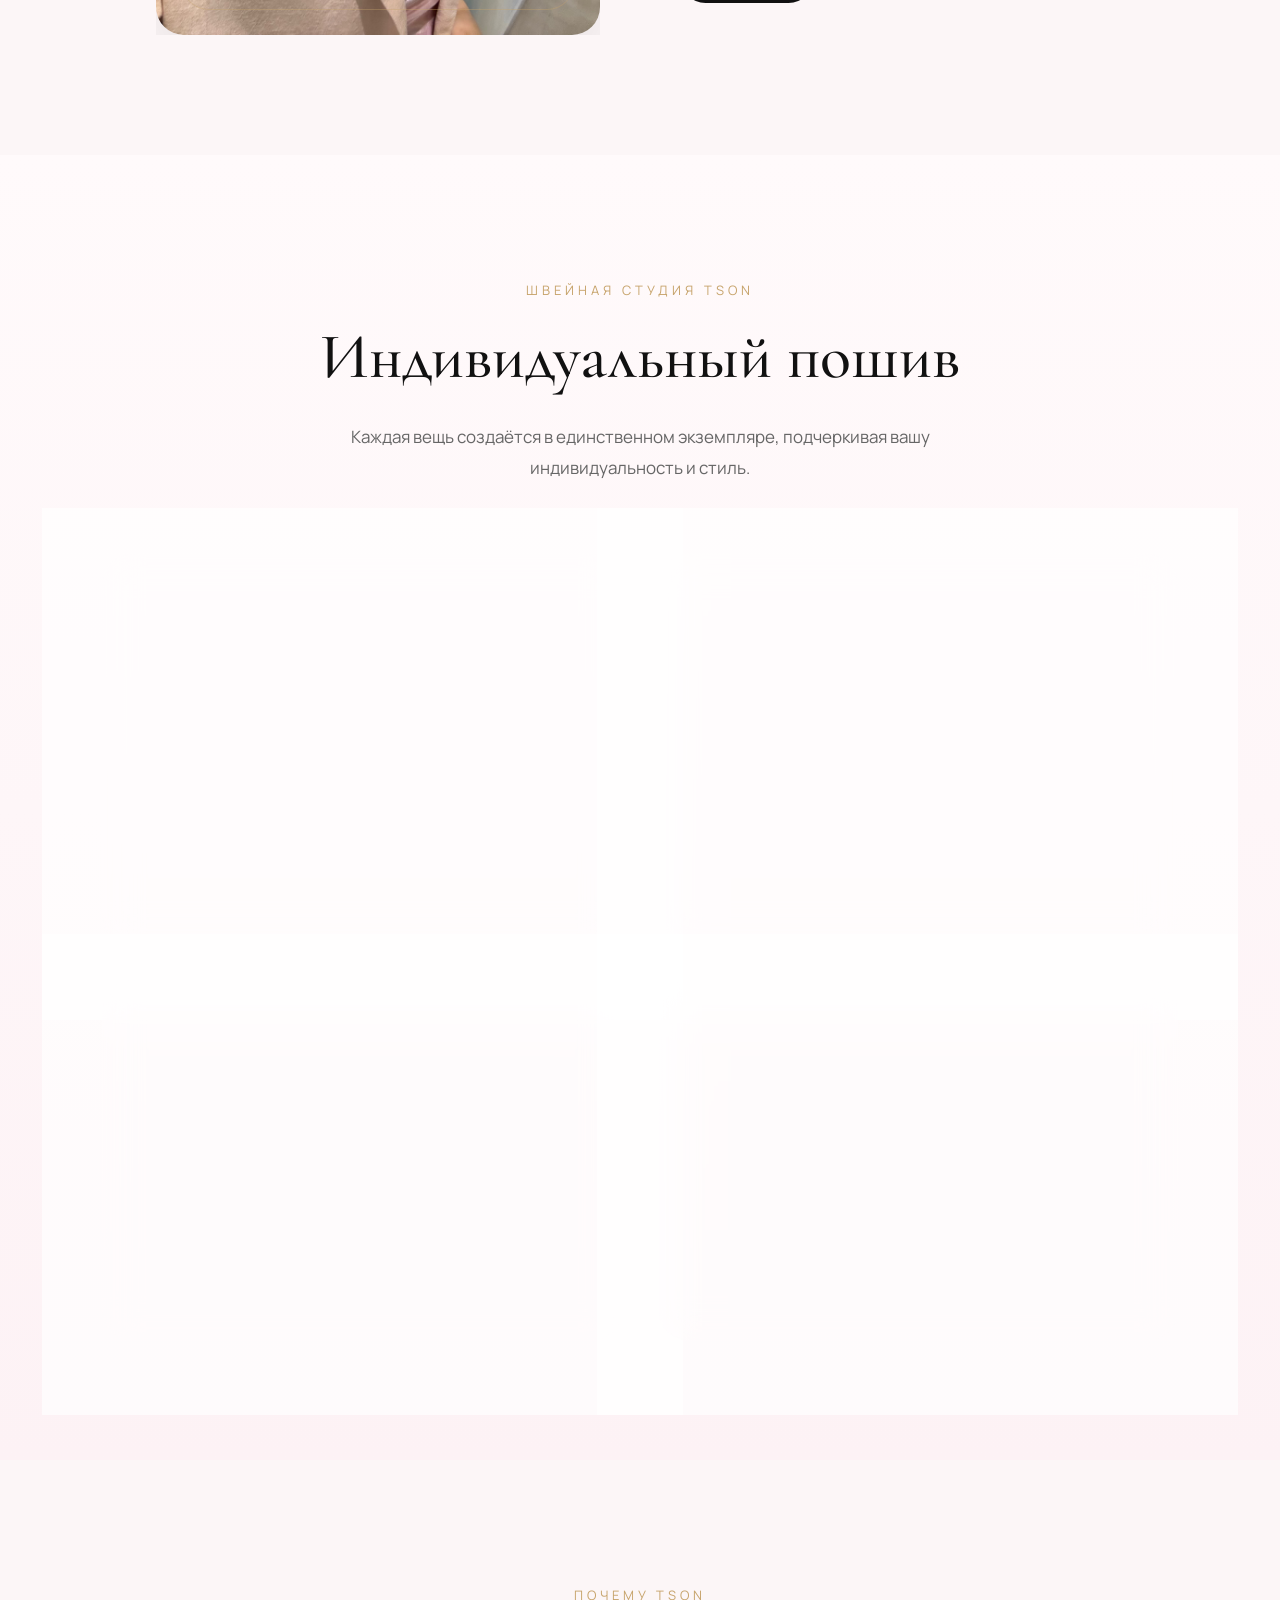
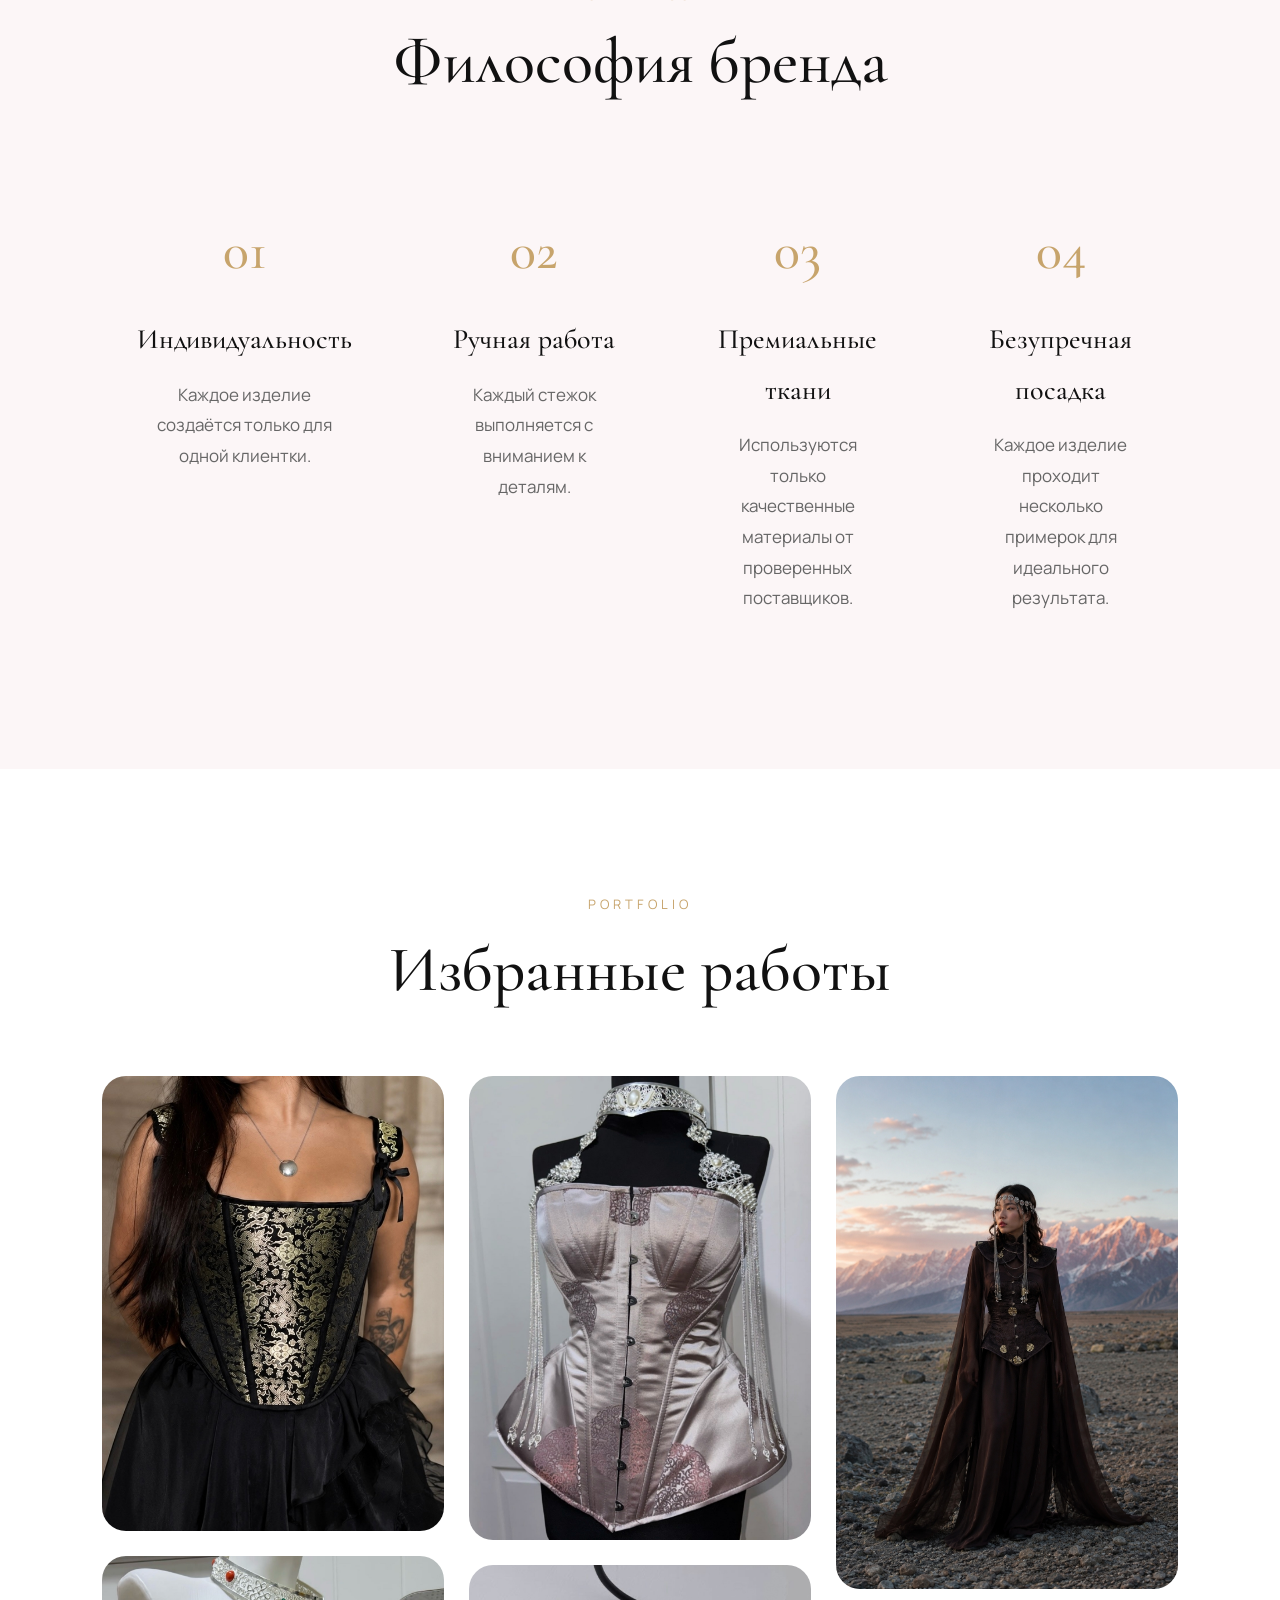
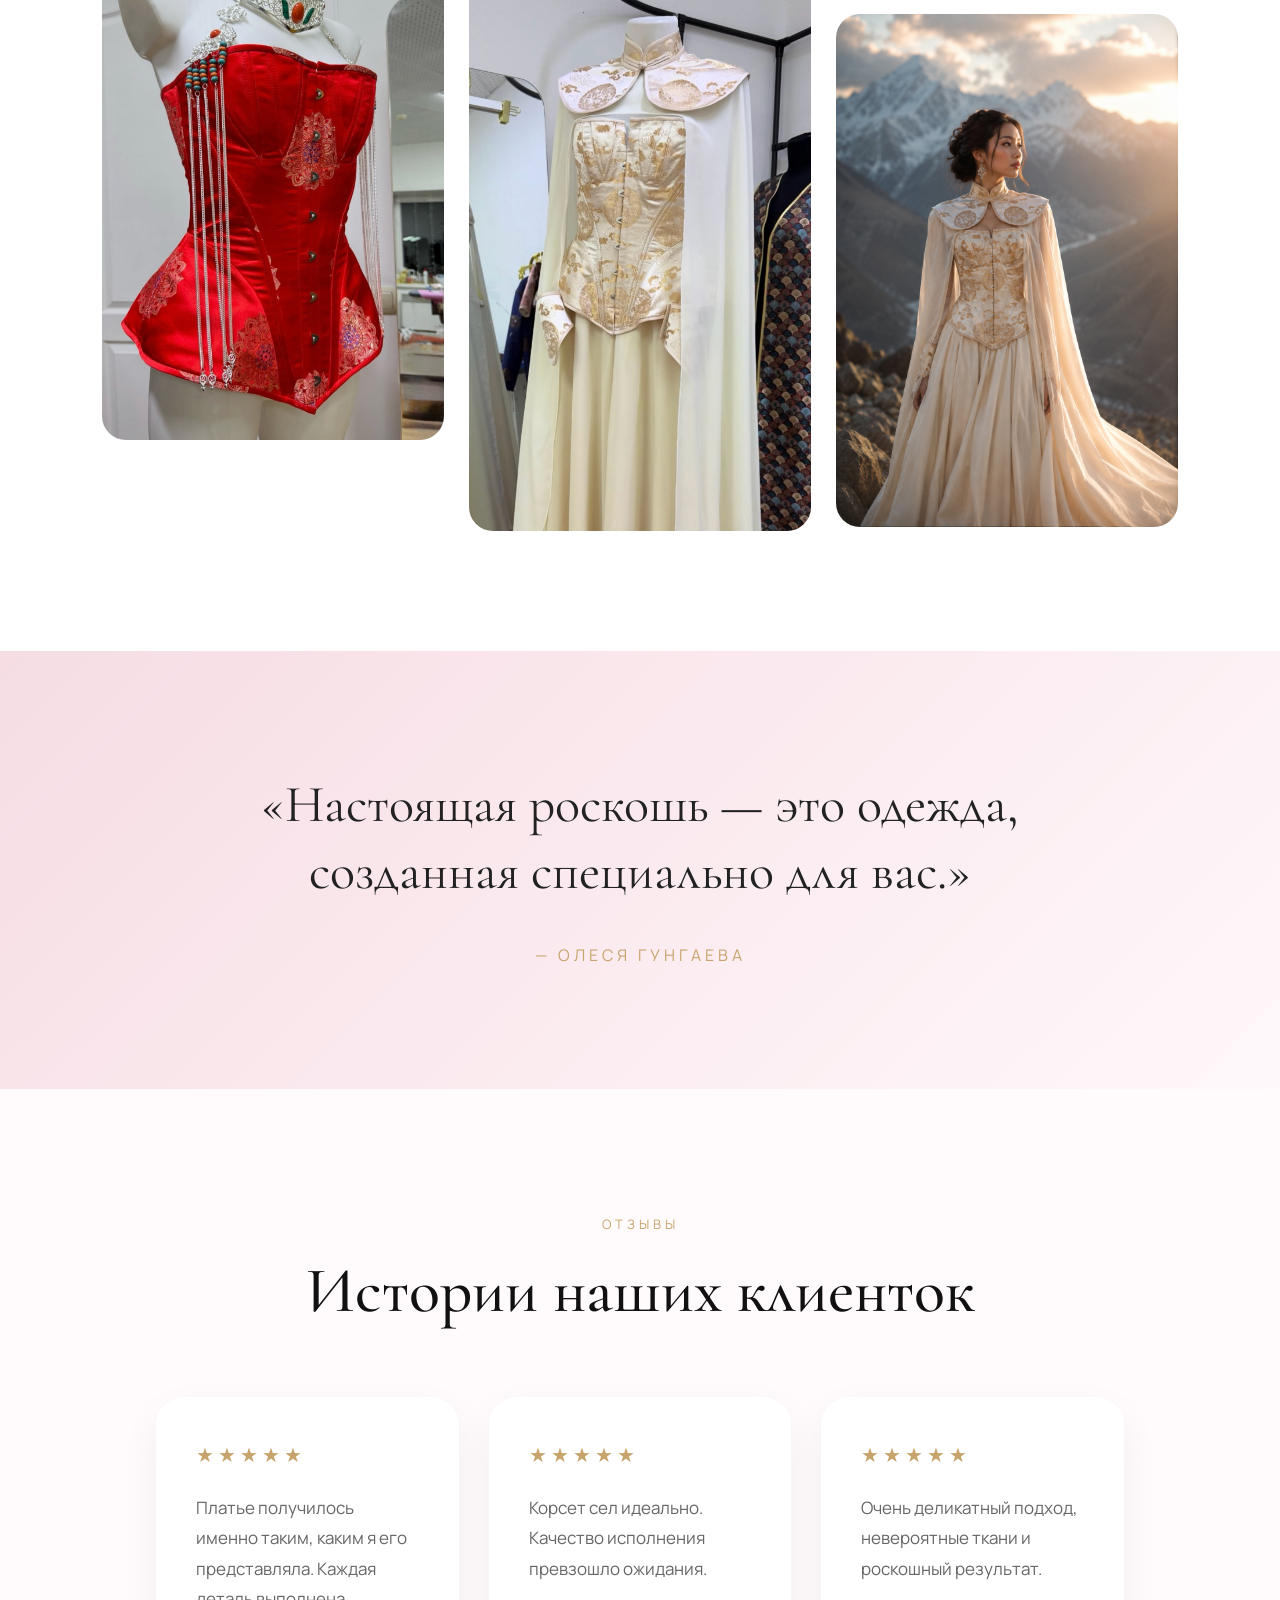
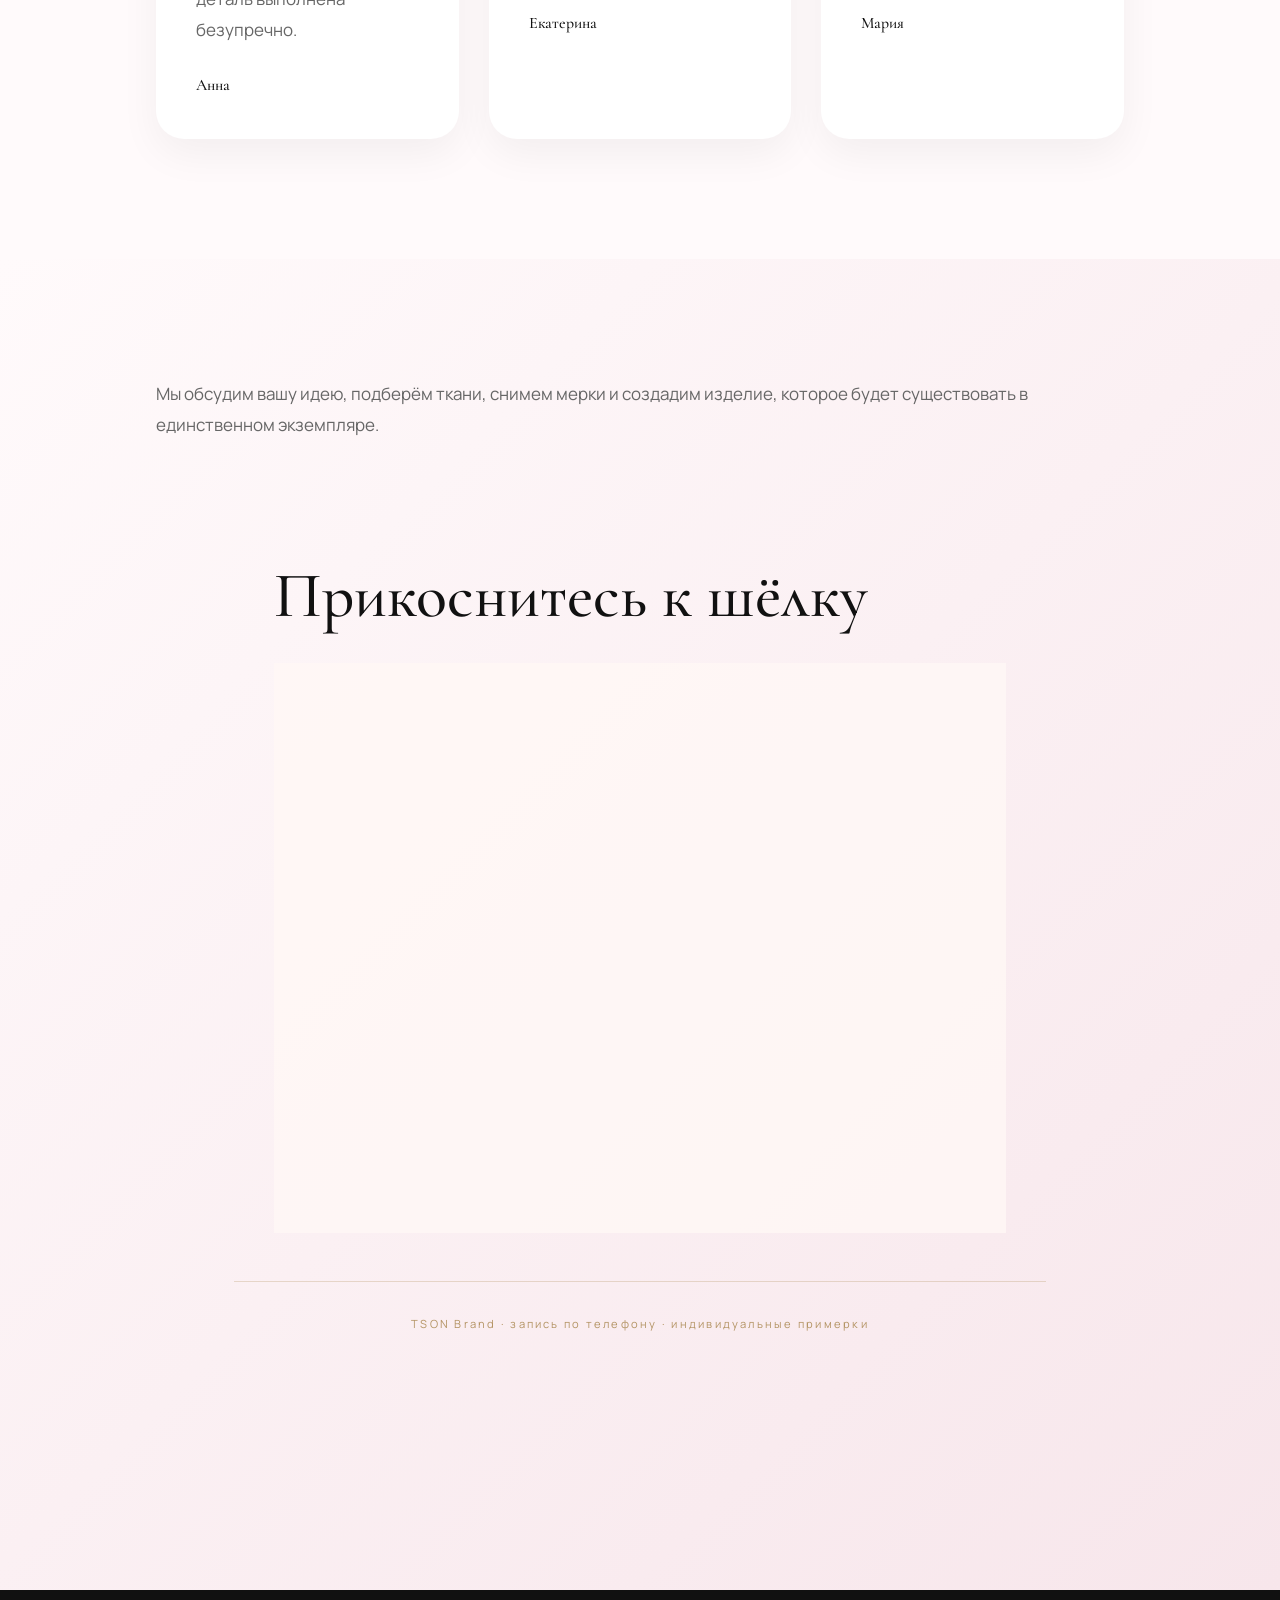
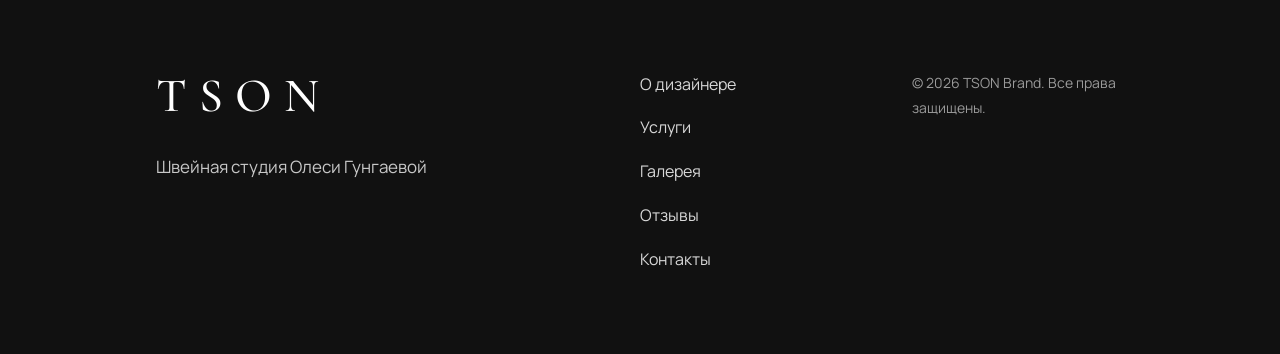
<file: индекс.html>
<!DOCTYPE html>
<html lang="ru">

<head>

<meta charset="UTF-8">
<meta name="viewport" content="width=device-width, initial-scale=1.0">

<title>TSON BRAND | Олеся Гунгаева</title>

<meta name="description" content="Авторские корсеты, индивидуальный пошив и свадебные платья в Улан-Удэ">

<link rel="preconnect" href="https://fonts.googleapis.com">

<link rel="preconnect" href="https://fonts.gstatic.com" crossorigin>

<link href="https://fonts.googleapis.com/css2?family=Cormorant+Garamond:wght@300;400;500;600;700&family=Manrope:wght@300;400;600&display=swap" rel="stylesheet">

<link rel="stylesheet" href="style.css">

</head>

<body>

<header>

<nav>

<div class="logo">

<img src="assets/logo.png" alt="TSON">

</div>

<ul>

<li><a href="#about">О дизайнере</a></li>

<li><a href="#services">Услуги</a></li>

<li><a href="#gallery">Коллекции</a></li>

<li><a href="#contacts">Контакты</a></li>

</ul>

<a href="#contacts" class="button">

Записаться

</a>

</nav>

<section class="hero">

<div class="hero-text">

<p>

ШВЕЙНАЯ СТУДИЯ TSON

</p>

<h2>

Одежда,

созданная

как искусство.

</h2>

<p class="hero-description">

Индивидуальный пошив,

авторские корсеты,

вечерние и свадебные платья.

Улан-Удэ.

</p>

<div class="hero-buttons">

<a href="#gallery" class="button">

Смотреть работы

</a>

<a href="#about" class="button-outline">

Подробнее

</a>

</div>

</div>

<div class="hero-image">

<img src="assets/hero.jpg" alt="TSON">

</div>

</section>

</header>

<main>

<section id="about">

<div class="container">

<div class="photo">

<img src="assets/about.jpg">

</div>

<div class="content">

<span>

О ДИЗАЙНЕРЕ

</span>

<h2>

Олеся Гунгаева

</h2>

<p>

Основатель TSON. Училась на дизайнера в Монголии, работала в Санкт-Петербурге. Соединяю традиционные техники кроя с современной эстетикой.Каждое изделие швейня студия TSON создаётся с душой.

Мы проектируем одежду,

которая подчёркивает индивидуальность,

женственность

и красоту.

</p>

<p>

Мы работаем только по индивидуальным меркам,

используем премиальные ткани

и уделяем внимание каждой детали.

</p>

<a href="#services" class="button">

Услуги

</a>

</div>

</div>

</section>
<!-- ========================= -->
<!-- SERVICES -->
<!-- ========================= -->

<section id="services" class="services">

    <div class="section-header">

        <span>ШВЕЙНАЯ СТУДИЯ TSON</span>

        <h2>Индивидуальный пошив</h2>

        <p>
            Каждая вещь создаётся в единственном экземпляре,
            подчеркивая вашу индивидуальность и стиль.
        </p>

    </div>

    <div class="services-grid">

        <div class="service-card">

            <span class="number">01</span>

            <h3>Авторские корсеты</h3>

            <p>
                Корсеты ручной работы с идеальной посадкой,
                премиальными материалами и эксклюзивной отделкой.
            </p>

        </div>

        <div class="service-card">

            <span class="number">02</span>

            <h3>Вечерние платья</h3>

            <p>
                Элегантные силуэты, подчеркивающие фигуру
                и создающие роскошный образ.
            </p>

        </div>

        <div class="service-card">

            <span class="number">03</span>

            <h3>Свадебные платья</h3>

            <p>
                Индивидуальный дизайн и безупречная посадка
                для самого важного дня.
            </p>

        </div>

        <div class="service-card">

            <span class="number">04</span>

            <h3>Индивидуальный пошив</h3>

            <p>
                Платья, жакеты, костюмы и эксклюзивные изделия
                по вашим меркам.
            </p>

        </div>

    </div>

</section>

<!-- ========================= -->
<!-- ADVANTAGES -->
<!-- ========================= -->

<section class="advantages">

    <div class="section-header">

        <span>ПОЧЕМУ TSON</span>

        <h2>Философия бренда</h2>

    </div>

    <div class="advantages-grid">

        <div class="advantage">
            <h3>01</h3>
            <h4>Индивидуальность</h4>
            <p>
                Каждое изделие создаётся только для одной клиентки.
            </p>
        </div>

        <div class="advantage">
            <h3>02</h3>
            <h4>Ручная работа</h4>
            <p>
                Каждый стежок выполняется с вниманием к деталям.
            </p>
        </div>

        <div class="advantage">
            <h3>03</h3>
            <h4>Премиальные ткани</h4>
            <p>
                Используются только качественные материалы
                от проверенных поставщиков.
            </p>
        </div>

        <div class="advantage">
            <h3>04</h3>
            <h4>Безупречная посадка</h4>
            <p>
                Каждое изделие проходит несколько примерок
                для идеального результата.
            </p>
        </div>

    </div>

</section>

<!-- ========================= -->
<!-- GALLERY -->
<!-- ========================= -->

<section id="gallery" class="gallery">

    <div class="section-header">

        <span>PORTFOLIO</span>

        <h2>Избранные работы</h2>

    </div>

    <div class="gallery-grid">

        <div class="gallery-item">
            <img src="assets/gallery1.jpg" alt="Корсет">
        </div>

        <div class="gallery-item">
            <img src="assets/gallery2.jpg" alt="Платье">
        </div>

        <div class="gallery-item">
            <img src="assets/gallery3.jpg" alt="Свадебное платье">
        </div>

        <div class="gallery-item">
            <img src="assets/gallery4.jpg" alt="Детали">
        </div>

        <div class="gallery-item">
            <img src="assets/gallery5.jpg" alt="Пошив">
        </div>

        <div class="gallery-item">
            <img src="assets/gallery6.jpg" alt="Коллекция">
        </div>

    </div>

</section>

<!-- ========================= -->
<!-- QUOTE -->
<!-- ========================= -->

<section class="quote">

    <div class="quote-content">

        <p class="quote-text">

            «Настоящая роскошь —
            это одежда, созданная специально для вас.»

        </p>

        <span>

            — Олеся Гунгаева

        </span>

    </div>

</section>
<!-- ========================================= -->
<!-- REVIEWS -->
<!-- ========================================= -->

<section id="reviews" class="reviews">

    <div class="container">

        <div class="section-header">

            <span>Отзывы</span>

            <h2>Истории наших клиенток</h2>

        </div>

        <div class="reviews-grid">

            <article class="review-card">

                <div class="stars">★★★★★</div>

                <p>

                    Платье получилось именно таким,
                    каким я его представляла.
                    Каждая деталь выполнена безупречно.

                </p>

                <h4>Анна</h4>

            </article>

            <article class="review-card">

                <div class="stars">★★★★★</div>

                <p>

                    Корсет сел идеально.
                    Качество исполнения превзошло ожидания.

                </p>

                <h4>Екатерина</h4>

            </article>

            <article class="review-card">

                <div class="stars">★★★★★</div>

                <p>

                    Очень деликатный подход,
                    невероятные ткани
                    и роскошный результат.

                </p>

                <h4>Мария</h4>

            </article>

        </div>

    </div>

</section>

<!-- ========================================= -->
<!-- CONTACT -->
<!-- ========================================= -->

<section id="contacts" class="contact">

    <div class="container contact-wrapper">

        <div class="contact-info">

            <p>

                Мы обсудим вашу идею,
                подберём ткани,
                снимем мерки
                и создадим изделие,
                которое будет существовать
                в единственном экземпляре.

            </p>

           <!-- ========== КОНТАКТЫ ========== -->
  <section class="satin-section" id="contacts" style="border-top: none;">
    <div class="ornament-left"></div><div class="ornament-right"></div>
    <div class="container">
      <h2 class="fade-up">Прикоснитесь к шёлку</h2>
      <div class="contacts-wrapper fade-up">
        <div class="contact-details">
          <div class="contact-item">
            <div class="contact-label">Адрес студии</div>
            <div class="contact-value">ул. Кирова, 28 а, 3 этаж, 3 вход, 45 офис</div>
            <a href="https://yandex.ru/maps/?text=Улан-Удэ, улица Кирова, 28а" target="_blank" style="color:#b49464; text-transform:uppercase; font-size:0.7rem;">открыть в картах ↗</a>
          </div>
          <div class="contact-item">
            <div class="contact-label">Телефон</div>
            <div class="contact-value"><a href="tel:+79644015156">+7 964 401 51 56</a></div>
          </div>
          <div class="contact-item">
            <div class="contact-label">Город</div>
            <div class="contact-value">Улан-Удэ</div>
          </div>
           <!-- НОВЫЕ СОЦИАЛЬНЫЕ СЕТИ -->
  <div class="contact-item">
    <div class="contact-label">ВКонтакте</div>
    <div class="contact-value"><a href="https://vk.com/tsonbrand" target="_blank">vk.com/tsonbrand</a></div>
  </div>
  <div class="contact-item">
    <div class="contact-label">Instagram (запрещён в РФ)</div>
    <div class="contact-value"><a href="https://instagram.com/tson_brand" target="_blank">@tson_brand</a></div>
  </div>
</div>
        </div>
      </div>
      <div class="footer-note">TSON Brand · запись по телефону · индивидуальные примерки</div>
    </div>
  </section>
</main>

<!-- ========================================= -->
<!-- FOOTER -->
<!-- ========================================= -->

<footer>

    <div class="container footer-content">

        <div class="footer-brand">

            <h2>TSON</h2>

            <p>

                Швейная студия    
                Олеси Гунгаевой

            </p>

        </div>

        <div class="footer-menu">

            <a href="#about">О дизайнере</a>

            <a href="#services">Услуги</a>

            <a href="#gallery">Галерея</a>

            <a href="#reviews">Отзывы</a>

            <a href="#contacts">Контакты</a>

        </div>

        <div class="footer-copy">

            © 2026 TSON Brand.
            Все права защищены.

        </div>

    </div>

</footer>

<script src="script.js"></script>

</body>

</html>
</file>
<file: style.css>
/* =======================================================
   TSON ATELIER
   Premium Luxury Design
   Designer: Olesya Gungaeva
=======================================================*/

@import url('https://fonts.googleapis.com/css2?family=Cormorant+Garamond:wght@300;400;500;600;700&family=Manrope:wght@300;400;500;600&display=swap');

/* =======================
   RESET
======================= */

*{
    margin:0;
    padding:0;
    box-sizing:border-box;
}

html{
    scroll-behavior:smooth;
}

body{

    font-family:'Manrope',sans-serif;

    background:#fcf6f7;

    color:#1d1d1d;

    overflow-x:hidden;

    line-height:1.8;

}

/* =======================
   COLORS
======================= */

:root{

    --pink:#fcf6f7;

    --pink-light:#fffafb;

    --rose:#f4dde2;

    --silk:#f8ecef;

    --gold:#c7a46c;

    --black:#111111;

    --gray:#777;

    --white:#ffffff;

}

/* =======================
   CONTAINER
======================= */

.container{

    width:90%;

    max-width:1280px;

    margin:auto;

}

/* =======================
   TYPOGRAPHY
======================= */

h1,
h2,
h3,
h4{

    font-family:"Cormorant Garamond",serif;

    font-weight:500;

    color:var(--black);

}

h1{

    font-size:42px;

    letter-spacing:10px;

}

h2{

    font-size:64px;

    line-height:1.1;

    margin-bottom:30px;

}

h3{

    font-size:30px;

}

p{

    color:#666;

    font-size:17px;

}

/* =======================
   LINKS
======================= */

a{

    text-decoration:none;

    color:inherit;

}

/* =======================
   HEADER
======================= */

header{

    width:100%;

    min-height:100vh;

    background:linear-gradient(rgba(255,248,250,.95),rgba(255,248,250,.95));

}

/* =======================
   NAVBAR
======================= */

nav{

    position:fixed;

    top:0;

    left:0;

    width:100%;

    padding:25px 8%;

    display:flex;

    justify-content:space-between;

    align-items:center;

    background:rgba(255,255,255,.45);

    backdrop-filter:blur(20px);

    z-index:999;

    border-bottom:1px solid rgba(255,255,255,.4);

}

/* =======================
   LOGO
======================= */

.logo img{

width:180px;

height:auto;

display:block;

}

/* =======================
   MENU
======================= */

nav ul{

    display:flex;

    gap:45px;

    list-style:none;

}

nav ul li a{

    font-size:14px;

    text-transform:uppercase;

    letter-spacing:2px;

    transition:.3s;

}

nav ul li a:hover{

    color:var(--gold);

}

/* =======================
   BUTTONS
======================= */

.button{

    padding:16px 38px;

    border-radius:40px;

    background:var(--black);

    color:white;

    transition:.4s;

    font-size:14px;

    letter-spacing:2px;

}

.button:hover{

    background:var(--gold);

    transform:translateY(-3px);

}

.button-outline{

    padding:16px 38px;

    border-radius:40px;

    border:1px solid #111;

    transition:.4s;

}

.button-outline:hover{

    background:#111;

    color:white;

}

/* =======================================================
   HERO
======================================================= */

.hero{

    min-height:100vh;

    display:grid;

    grid-template-columns:1fr 1fr;

    align-items:center;

    gap:80px;

    padding:160px 8% 100px;

    position:relative;

    overflow:hidden;

}

/* Шелковые пятна */

.hero::before{

    content:"";

    position:absolute;

    width:700px;

    height:700px;

    background:radial-gradient(circle,
    rgba(244,221,226,.85) 0%,
    rgba(255,255,255,0) 70%);

    top:-250px;

    right:-120px;

    border-radius:50%;

    filter:blur(40px);

    z-index:-1;

}

.hero::after{

    content:"";

    position:absolute;

    width:500px;

    height:500px;

    background:radial-gradient(circle,
    rgba(250,236,239,.9) 0%,
    rgba(255,255,255,0) 70%);

    left:-180px;

    bottom:-120px;

    border-radius:50%;

    filter:blur(30px);

    z-index:-1;

}

/* ================= */

.hero-text{

    animation:fadeUp 1.2s ease;

}

.hero-text p:first-child{

    color:var(--gold);

    text-transform:uppercase;

    letter-spacing:4px;

    font-size:13px;

    margin-bottom:25px;

}

.hero-text h2{

    font-size:88px;

    font-weight:500;

    line-height:1;

    margin-bottom:35px;

    max-width:650px;

}

.hero-description{

    max-width:540px;

    font-size:20px;

    color:#666;

    margin-bottom:45px;

}

/* ================= */

.hero-buttons{

    display:flex;

    gap:25px;

    margin-top:20px;

}

/* ================= */

.hero-image{

    display:flex;

    justify-content:center;

    position:relative;

}

.hero-image img{

    width:100%;

    max-width:560px;

    border-radius:25px;

    box-shadow:

    0 35px 70px rgba(0,0,0,.12);

    transition:.7s;

}

.hero-image img:hover{

    transform:scale(1.03);

}

/* декоративная рамка */

.hero-image::before{

    content:"";

    position:absolute;

    width:92%;

    height:92%;

    border:1px solid rgba(199,164,108,.45);

    top:-20px;

    left:-20px;

    border-radius:30px;

}

/* =======================================================
   SECTION
======================================================= */

section{

    padding:120px 8%;

}

.section-header{

    text-align:center;

    margin-bottom:70px;

}

.section-header span{

    color:var(--gold);

    letter-spacing:4px;

    text-transform:uppercase;

    font-size:13px;

}

.section-header h2{

    margin-top:18px;

}

.section-header p{

    max-width:620px;

    margin:20px auto 0;

}

/* =======================================================
   ABOUT
======================================================= */

#about .container{

    display:grid;

    grid-template-columns:1fr 1fr;

    gap:80px;

    align-items:center;

}

.photo{

    position:relative;

}

.photo img{

    width:100%;

    border-radius:28px;

    box-shadow:0 30px 60px rgba(0,0,0,.08);

}

.photo::after{

    content:"";

    position:absolute;

    inset:25px;

    border:1px solid rgba(199,164,108,.35);

    border-radius:28px;

    pointer-events:none;

}

.content span{

    color:var(--gold);

    letter-spacing:3px;

    font-size:13px;

}

.content p{

    margin:20px 0;

    max-width:560px;

}

/* =======================================================
   ANIMATION
======================================================= */

@keyframes fadeUp{

    from{

        opacity:0;

        transform:translateY(40px);

    }

    to{

        opacity:1;

        transform:translateY(0);

    }

}

.fade-up{

    animation:fadeUp .8s ease forwards;

}

/* =======================================================
   SERVICES
======================================================= */

.services{
    background:linear-gradient(180deg,#fffafb 0%,#fdf2f5 100%);
}

.services-grid{

    display:grid;

    grid-template-columns:repeat(2,1fr);

    gap:35px;

}

.service-card{

    background:rgba(255,255,255,.65);

    backdrop-filter:blur(18px);

    border:1px solid rgba(255,255,255,.7);

    border-radius:30px;

    padding:45px;

    transition:.45s;

    position:relative;

    overflow:hidden;

    box-shadow:0 15px 40px rgba(0,0,0,.05);

}

.service-card::before{

    content:"";

    position:absolute;

    width:260px;

    height:260px;

    border-radius:50%;

    background:radial-gradient(circle,
    rgba(244,221,226,.8),
    transparent 70%);

    right:-100px;

    top:-100px;

}

.service-card:hover{

    transform:translateY(-10px);

    box-shadow:0 25px 60px rgba(0,0,0,.08);

}

.number{

    font-size:64px;

    font-family:"Cormorant Garamond",serif;

    color:rgba(199,164,108,.25);

    display:block;

    margin-bottom:20px;

}

.service-card h3{

    margin-bottom:18px;

}

.service-card p{

    max-width:420px;

}

/* =======================================================
   ADVANTAGES
======================================================= */

.advantages{

    background:#fcf6f7;

}

.advantages-grid{

    display:grid;

    grid-template-columns:repeat(4,1fr);

    gap:30px;

}

.advantage{

    text-align:center;

    padding:35px;

}

.advantage h3{

    font-size:54px;

    color:var(--gold);

}

.advantage h4{

    margin:15px 0;

    font-size:28px;

}

/* =======================================================
   GALLERY
======================================================= */

.gallery{

    background:white;

}

.gallery-grid{

    columns:3;

    column-gap:25px;

}

.gallery-item{

    break-inside:avoid;

    margin-bottom:25px;

    overflow:hidden;

    border-radius:24px;

}

.gallery-item img{

    width:100%;

    display:block;

    transition:.8s;

}

.gallery-item:hover img{

    transform:scale(1.08);

}

/* =======================================================
   QUOTE
======================================================= */

.quote{

    background:linear-gradient(135deg,#f6dde4,#fff8fa);

    text-align:center;

}

.quote-text{

    font-family:"Cormorant Garamond",serif;

    font-size:52px;

    line-height:1.3;

    max-width:900px;

    margin:auto;

    color:#222;

}

.quote span{

    display:block;

    margin-top:35px;

    letter-spacing:4px;

    text-transform:uppercase;

    color:var(--gold);

}

/* =======================================================
   REVIEWS
======================================================= */

.reviews{

    background:#fffafb;

}

.reviews-grid{

    display:grid;

    grid-template-columns:repeat(3,1fr);

    gap:30px;

}

.review-card{

    background:white;

    border-radius:28px;

    padding:40px;

    box-shadow:0 15px 40px rgba(0,0,0,.05);

    transition:.4s;

}

.review-card:hover{

    transform:translateY(-8px);

}

.stars{

    color:var(--gold);

    letter-spacing:4px;

    margin-bottom:20px;

    font-size:20px;

}

.review-card h4{

    margin-top:25px;

}

/* =======================================================
   CONTACT
======================================================= */

.contact{

    background:linear-gradient(135deg,#fffafb 0%,#f7e6eb 100%);

}

/* ---------- КОНТАКТЫ ---------- */
    .contacts-wrapper {
      display: flex;
      flex-wrap: wrap;
      gap: 2.5rem;
      margin-top: 2rem;
      align-items: flex-start;
    }
    .contact-details {
      flex: 1 1 300px;
      background: rgba(255,248,245,0.8);
      backdrop-filter: blur(10px);
      padding: 2rem;
      border-left: 4px solid #d4af37;
      border-radius: 0;
    }
    .contact-item { margin-bottom: 2rem; }
    .contact-label {
      font-size: 0.7rem;
      text-transform: uppercase;
      letter-spacing: 0.25em;
      color: #b49464;
    }
    .contact-value {
      font-family: 'Cormorant Garamond', serif;
      font-size: 1.5rem;
      font-weight: 500;
    }
    .contact-value a {
      text-decoration: none;
      color: inherit;
      border-bottom: 1px dotted #c5a572;
    }
    .footer-note {
      text-align: center;
      font-size: 0.7rem;
      letter-spacing: 0.2em;
      color: #b49464;
      padding: 2rem 1rem 1rem;
      border-top: 1px solid rgba(180,148,100,0.3);
      margin-top: 3rem;
    }

/* =======================================================
   FOOTER
======================================================= */

footer{

    background:#111111;

    color:#ffffff;

    padding:80px 8%;

}

.footer-content{

    display:grid;

    grid-template-columns:2fr 1fr 1fr;

    gap:60px;

    align-items:start;

}

.footer-logo,
.footer-brand h2{

    font-size:48px;

    letter-spacing:12px;

    color:#ffffff;

}

.footer-brand p{

    margin-top:15px;

    color:#c8c8c8;

}

.footer-menu{

    display:flex;

    flex-direction:column;

    gap:15px;

}

.footer-menu a{

    color:#d8d8d8;

    transition:.3s;

}

.footer-menu a:hover{

    color:var(--gold);

}

.footer-copy{

    color:#9a9a9a;

    font-size:14px;

    line-height:1.8;

}

/* =======================================================
   IMAGE EFFECTS
======================================================= */

img{

    max-width:100%;

    display:block;

}

.gallery-item,
.photo,
.hero-image{

    overflow:hidden;

}

.gallery-item img,
.photo img,
.hero-image img{

    transition:transform .8s ease;

}

.gallery-item:hover img,
.photo:hover img,
.hero-image:hover img{

    transform:scale(1.05);

}

/* =======================================================
   SCROLLBAR
======================================================= */

::-webkit-scrollbar{

    width:10px;

}

::-webkit-scrollbar-track{

    background:#f5e8ec;

}

::-webkit-scrollbar-thumb{

    background:#d8b2bc;

    border-radius:20px;

}

::-webkit-scrollbar-thumb:hover{

    background:#c7a46c;

}

/* =======================================================
   RESPONSIVE
======================================================= */

@media(max-width:1100px){

.hero{

grid-template-columns:1fr;

text-align:center;

}

.hero-text{

order:2;

}

.hero-image{

order:1;

}

#about .container{

grid-template-columns:1fr;

}

.services-grid{

grid-template-columns:1fr;

}

.advantages-grid{

grid-template-columns:repeat(2,1fr);

}

.reviews-grid{

grid-template-columns:1fr;

}

.contact-wrapper{

grid-template-columns:1fr;

}

.footer-content{

grid-template-columns:1fr;

}

.gallery-grid{

columns:2;

}

}

/* ===== УЛУЧШЕННАЯ МОБИЛЬНАЯ ВЕРСИЯ ===== */
@media (max-width: 768px) {
  nav {
    padding: 12px 5% !important;  /* уменьшаем отступы */
    flex-direction: row;         /* оставляем строку */
    flex-wrap: wrap;
    gap: 10px;
  }
  .logo img {
    width: 120px;               /* меньше логотип */
  }
  nav ul {
    gap: 18px;
    font-size: 12px;
  }
  nav ul li a {
    font-size: 11px;
    letter-spacing: 1px;
  }
  .button, .button-outline {
    padding: 10px 22px;
    font-size: 12px;
  }
  .hero {
    padding: 130px 5% 60px !important; /* вместо 220px */
    gap: 40px;
  }
  .hero-text h2 {
    font-size: 44px;
  }
  .hero-description {
    font-size: 17px;
  }
  .hero-image img {
    max-width: 90%;
  }
  /* отступы секций */
  section {
    padding: 60px 5%;
  }
  .section-header h2 {
    font-size: 36px;
  }
  .contact-details {
    padding: 1.5rem;
  }
  .contact-value {
    font-size: 1.2rem;
  }
}

@media (max-width: 480px) {
  .hero-text h2 {
    font-size: 32px;
  }
  .hero {
    padding: 110px 4% 40px !important;
  }
  .quote-text {
    font-size: 28px;
  }
  .service-card {
    padding: 30px 20px;
  }
  .number {
    font-size: 40px;
  }
}

@media(max-width:480px){

.logo h1{

font-size:28px;

letter-spacing:8px;

}

.hero-text h2{

font-size:40px;

}

.section-header h2{

font-size:34px;

}

.quote-text{

font-size:34px;

}

body{

font-size:15px;

}

}
</file>
